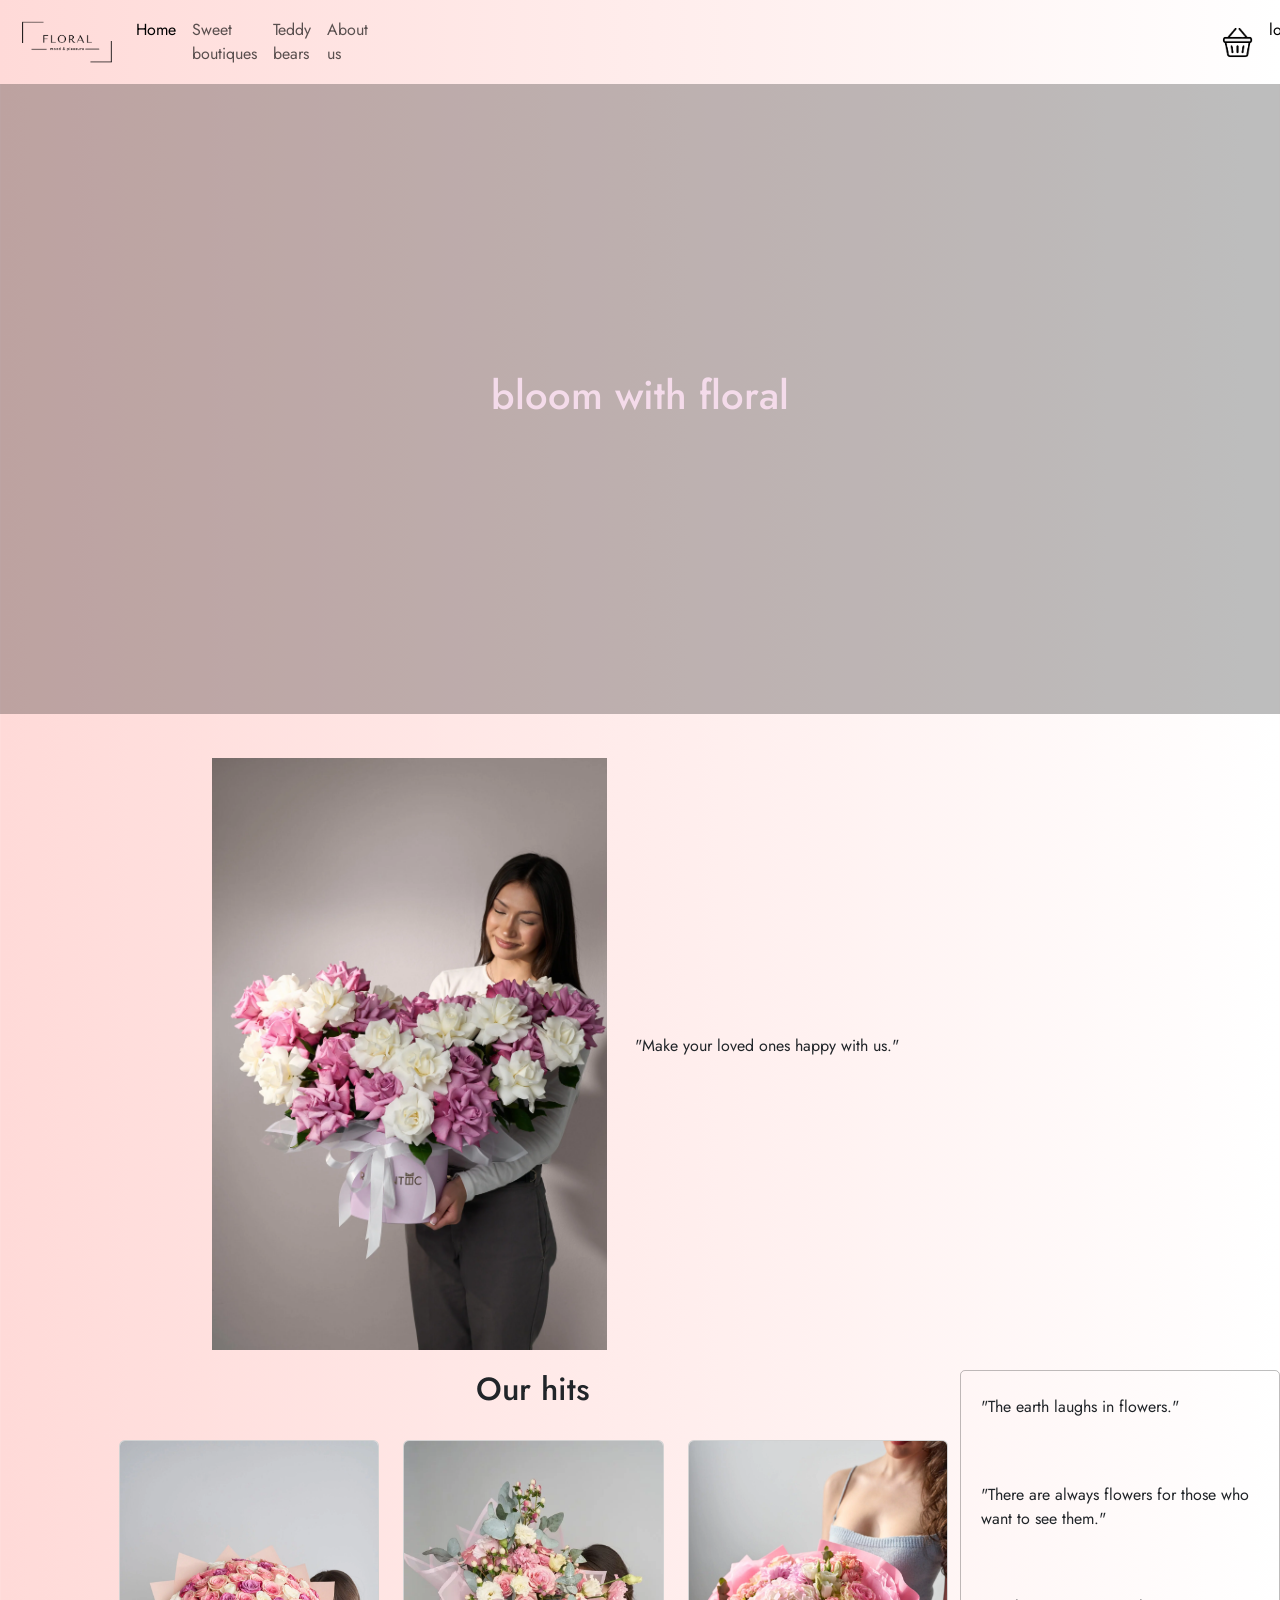
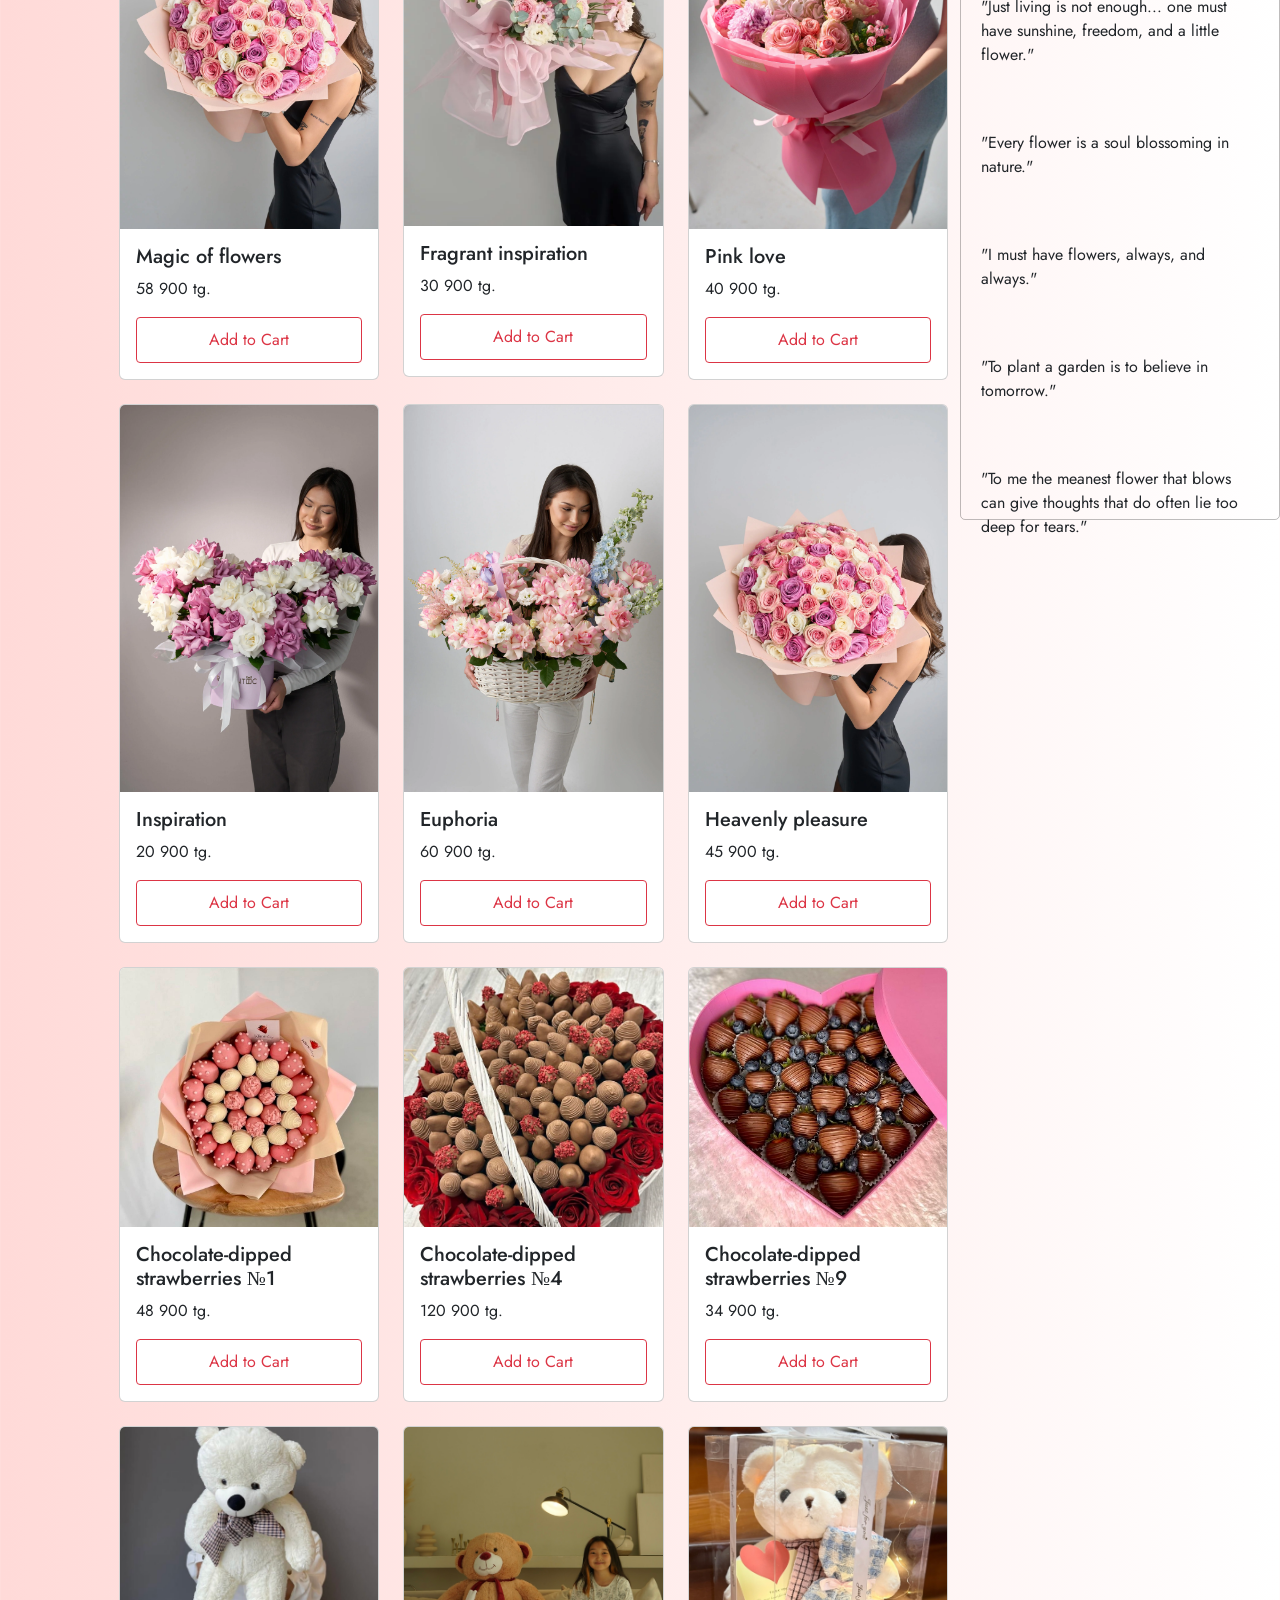
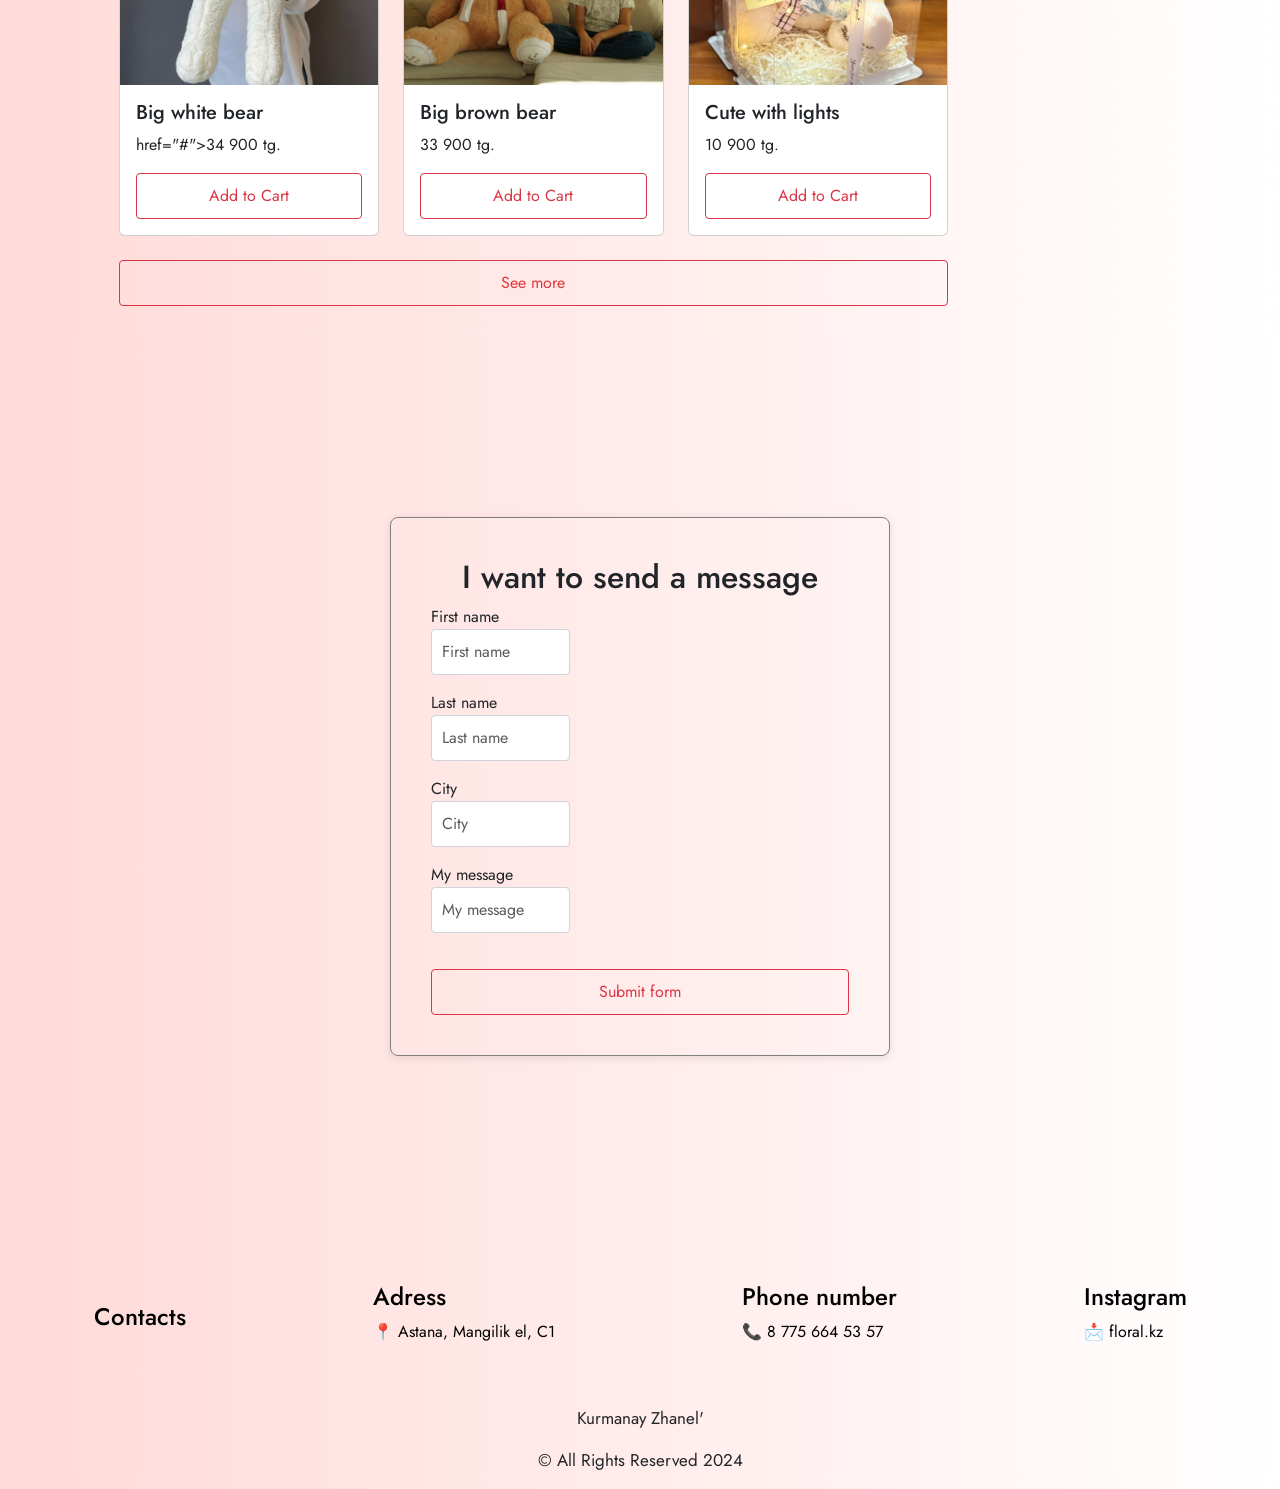
<file: ezyzip-5/index.html>
<!DOCTYPE html>
<html lang="en">

<head>
    <meta charset="UTF-8">
    <meta http-equiv="X-UA-Compatible" content="IE=edge">
    <meta name="viewport" content="width=device-width, initial-scale=1.0">
    <link href="https://cdn.jsdelivr.net/npm/bootstrap@5.2.3/dist/css/bootstrap.min.css" rel="stylesheet"
        integrity="sha384-rbsA2VBKQhggwzxH7pPCaAqO46MgnOM80zW1RWuH61DGLwZJEdK2Kadq2F9CUG65" crossorigin="anonymous">
    <link rel="stylesheet" href="source/styles/mycss.css">
    <link rel="stylesheet" href="source/styles/bgvideo.css">
    <link rel="apple-touch-icon" sizes="180x180" href="source/files/favicon_io/apple-touch-icon.png">
    <link rel="icon" type="image/png" sizes="32x32" href="source/files/favicon_io/favicon-32x32.png">
    <link rel="icon" type="image/png" sizes="16x16" href="source/files/favicon_io/favicon-16x16.png">
    <link rel="manifest" href="source/files/favicon_io/site.webmanifest">
    <title>FLORAL</title>
</head>

<body>
    <header>
        <nav class="navbar navbar-expand-lg bg-light">
            <div class="container-fluid">
                <a class="navbar-brand" href="index.html"><img src="source/images/flor.png" alt="..."></a>
                <button class="navbar-toggler" type="button" data-bs-toggle="collapse"
                    data-bs-target="#navbarNavAltMarkup" aria-controls="navbarNavAltMarkup" aria-expanded="false"
                    aria-label="Toggle navigation">
                    <span class="navbar-toggler-icon"></span>
                </button>
                <div class="collapse navbar-collapse" id="navbarNavAltMarkup">
                    <div class="navbar-nav">
                        <a class="nav-link active" aria-current="page" href="index.html">Home</a>
                        <a class="nav-link" href="pricing.html">Sweet boutiques</a>
                        <a class="nav-link" href="combos.html">Teddy bears</a>
                        <a class="nav-link" href="aboutus.html">About us</a>
                        <a class="nav-link" href="basket.html"><img src="source/images/basket.png"  alt="..."  class="basket-icon"></a>
                        <a class="nav-link active" href="login.html" style="margin-left: 23cm;">login</a>

            

                        
                    </div>
                </div>
            </div>
        </nav>
    </header>

    <section>
        
        <div class="bgvideo">
            <video src="source/files/floral.mp4" type="video/mp4" autoplay muted loop></video>
            <div class="effect"></div>
            <div class="video-text">
                <h1>bloom with floral</h1>
            </div>
        </div>



        
        <div class="container-fluid mt-4">
            <div class="row">
                <div class="row">
                    <div class="col-lg-4 col-md-4" style="margin-top: 20px; margin-left: 200px; margin-bottom: 20px;">
                        <img src="source/images/28071611.jpg" class="w-100" alt="">
                    </div>
                    <div class="col-lg-6 col-md-6 slide-text">
                        <p>"Make your loved ones happy with us."</p>
                    </div>
                </div>
                <div class="col-lg-1">
                </div>


                <div class="col-lg-8 col-md-12">
                    <h2 style="text-align: center; margin-top: 10 px;">Our hits</h2>
                    <div class="row">
                        <div class="col-lg-4 col-md-6 mt-4">
                            <div class="card">
                                <img src="source/images/12131295.jpg" class="card-img-top" alt="...">
                                <div class="card-body">
                                    <h5 class="card-title">Magic of flowers</h5>
                                    <p class="card-text">58 900 tg.</p>
                                    <button type="button" class="btn btn-outline-danger" onclick="addToCart(27,'Magic of flowers', 58900)" >Add to Cart </button>    
                                </div>
                            </div>
                        </div>
                        <div class="col-lg-4 col-md-6 mt-4">
                            <div class="card">
                                <img src="source/images/20549184.jpg" class="card-img-top" alt="...">
                                <div class="card-body">
                                    <h5 class="card-title">Fragrant inspiration</h5>
                                    <p class="card-text">30 900 tg.</p>
                                    <button type="button" class="btn btn-outline-danger" onclick="addToCart(28,'Fragrant inspiration', 30900)" >Add to Cart </button>    
                                </div>
                            </div>
                        </div>
                        <div class="col-lg-4 col-md-6 mt-4">
                            <div class="card">
                                <img src="source/images/24804206.jpg" class="card-img-top" alt="...">
                                <div class="card-body">
                                    <h5 class="card-title">Pink love</h5>
                                    <p class="card-text">40 900 tg.</p>
                                    <button type="button" class="btn btn-outline-danger" onclick="addToCart(29,'Pink love', 40900)" >Add to Cart </button>    
                                </div>
                            </div>
                        </div>
                        <div class="col-lg-4 col-md-6 mt-4">
                            <div class="card">
                                <img src="source/images/28071611.jpg" class="card-img-top" alt="...">
                                <div class="card-body">
                                    <h5 class="card-title">Inspiration</h5>
                                    <p class="card-text">20 900 tg.</p>
                                    <button type="button" class="btn btn-outline-danger" onclick="addToCart(30,'Inspiration', 20900)" >Add to Cart </button>    
                                </div>
                            </div>
                        </div>
                        <div class="col-lg-4 col-md-6 mt-4">
                            <div class="card">
                                <img src="source/images/99095295.jpg" class="card-img-top" alt="...">
                                <div class="card-body">
                                    <h5 class="card-title">Euphoria</h5>
                                    <p class="card-text">60 900 tg.</p>
                                    <button type="button" class="btn btn-outline-danger" onclick="addToCart(31,'Euphoria', 60900)" >Add to Cart </button>    
                                </div>
                            </div>
                        </div>
                        <div class="col-lg-4 col-md-6 mt-4">
                            <div class="card">
                                <img src="source/images/12131295.jpg" class="card-img-top" alt="...">
                                <div class="card-body">
                                    <h5 class="card-title">Heavenly pleasure</h5>
                                    <p class="card-text">45 900 tg.</p>
                                    <button type="button" class="btn btn-outline-danger" onclick="addToCart(32,'Heavenly pleasure', 45900)" >Add to Cart </button>    
                                </div>
                            </div>
                        </div>
                        <div class="col-lg-4 col-md-6 mt-4">
                            <div class="card">
                              <img src="source/images/img_1428-1 2.jpg" class="card-img-top" alt="...">
                              <div class="card-body">
                                <h5 class="card-title">Chocolate-dipped strawberries №1</h5>
                                <p class="card-text">48 900 tg.</p>
                                <button type="button" class="btn btn-outline-danger" onclick="addToCart(33,'Chocolate-dipped strawberries №1', 48900)" >Add to Cart </button>    
                                </div>
                            </div>
                          </div>
                          <div class="col-lg-4 col-md-6 mt-4">
                            <div class="card">
                              <img src="source/images/2629d3c4-e29a-442c-906c-af0c2714b197 2.jpg" class="card-img-top" alt="...">
                              <div class="card-body">
                                <h5 class="card-title">Chocolate-dipped strawberries №4</h5>
                                <p class="card-text">120 900 tg.</p>
                                <button type="button" class="btn btn-outline-danger" onclick="addToCart(34,'Chocolate-dipped strawberries №4', 120900)" >Add to Cart </button>    
                               </div>
                            </div>
                          </div>
                          <div class="col-lg-4 col-md-6 mt-4">
                            <div class="card">
                              <img src="source/images/img_1424-1 2.jpg" class="card-img-top" alt="...">
                              <div class="card-body">
                                <h5 class="card-title">Chocolate-dipped strawberries №9</h5>
                                <p class="card-text">34 900 tg.</p>
                                <button type="button" class="btn btn-outline-danger" onclick="addToCart(35,'Chocolate-dipped strawberries №9', 34900)" >Add to Cart </button>    
                              </div>
                            </div>
                          </div>
                          <div class="col-lg-4 col-md-6 mt-4">
                            <div class="card">
                              <img src="source/images/IMG_2944.jpg" class="card-img-top" alt="...">
                              <div class="card-body">
                                <h5 class="card-title">Big white bear</h5>
                                <p class="card-text">href="#">34 900 tg.</p>
                                <button type="button" class="btn btn-outline-danger" onclick="addToCart(36,'Big white bear', 34900)" >Add to Cart </button>    
                              </div>
                            </div>
                          </div>
                          <div class="col-lg-4 col-md-6 mt-4">
                            <div class="card">
                              <img src="source/images/IMG_2943.jpg" class="card-img-top" alt="...">
                              <div class="card-body">
                                <h5 class="card-title">Big brown bear</h5>
                                <p class="card-text">33 900 tg.</p>
                                <button type="button" class="btn btn-outline-danger" onclick="addToCart(27,'Magic of flowers', 58900)" >Add to Cart </button>    
                              </div>
                            </div>
                          </div>
                          <div class="col-lg-4 col-md-6 mt-4">
                            <div class="card">
                              <img src="source/images/IMG_2948.jpg" class="card-img-top" alt="...">
                              <div class="card-body">
                                <h5 class="card-title">Cute with lights</h5>
                                <p class="card-text">10 900 tg.</p>
                                <button type="button" class="btn btn-outline-danger" onclick="addToCart(27,'Magic of flowers', 58900)" >Add to Cart </button>    
                              </div>
                            </div>
                          </div>
                        <div class="col-lg-12 col-md-12 text-center mt-4">
                            <button type="button" class="btn btn-outline-danger"> <a href="pricing.html" style="text-decoration: none; color:rgb(224, 56, 56);">See more</a></button>
                          </div>
                    </div>
                </div>

                <div class="quotation col-lg-3 col-md-12">
                    <div class="row px-2">
                        <div class="col-lg-12 sidebar my-4">
                            <p>"The earth laughs in flowers."</p>
                        </div>
                        <div class="col-lg-12 sidebar my-4">
                            <p>"There are always flowers for those who want to see them."</p>
                        </div>
                        <div class="col-lg-12 sidebar my-4">
                            <p>"Just living is not enough... one must have sunshine, freedom, and a little flower."</p>
                        </div>
                        <div class="col-lg-12 sidebar my-4">
                            <p>"Every flower is a soul blossoming in nature."</p>
                        </div>
                        <div class="col-lg-12 sidebar my-4">
                            <p>"I must have flowers, always, and always."</p>
                        </div>
                        <div class="col-lg-12 sidebar my-4">
                            <p>"To plant a garden is to believe in tomorrow."</p>
                        </div>
                        <div class="col-lg-12 sidebar my-4">
                            <p>"To me the meanest flower that blows can give thoughts that do often lie too deep for tears."</p>
                        </div>
                    </div>
                </div>

            </div>


        </div>
    </section>

    <footer>
        <div class="centered-form">
            <div class="form-container">
                <h2 style="text-align: center;">I want to send a message</h2>
                <form class="needs-validation" novalidate onsubmit="return handleFormSubmit(event)">
                    <div class="form-row">
                        <div class="col-md-4 mb-3">
                            <label for="validationCustom01">First name</label>
                            <input type="text" class="form-control" id="validationCustom01" placeholder="First name" required>
                            <div class="valid-feedback">
                                Looks good!
                            </div>
                        </div>
                        <div class="col-md-4 mb-3">
                            <label for="validationCustom02">Last name</label>
                            <input type="text" class="form-control" id="validationCustom02" placeholder="Last name" required>
                            <div class="valid-feedback">
                                Looks good!
                            </div>
                        </div>
                    </div>
                    <div class="form-row">
                        <div class="col-md-4 mb-3">
                            <label for="validationCustom03">City</label>
                            <input type="text" class="form-control" id="validationCustom03" placeholder="City" required>
                            <div class="invalid-feedback">
                                Please provide a valid city.
                            </div>
                        </div>
                        <div class="col-md-4 mb-3">
                            <label for="validationCustom04">My message</label>
                            <input type="text" class="form-control" id="validationCustom04" placeholder="My message" required>
                            <div class="valid-feedback">
                                Looks good!
                            </div>
                        </div>
                    </div>
                    <button class="btn btn-outline-danger" type="submit" style="margin-top: 20px;">Submit form</button>
                </form>
            </div>
        </div>

        <div class="footer">
            <div class="text">
                <h4>Contacts</h4>
            </div>
            <div class="text">
                <h4>Adress</h4>
                <p>📍 Astana, Mangilik el, C1</p>
            </div>
            <div class="text">
                <h4>Phone number</h4>
                <p>📞 8 775 664 53 57</p>
            </div>
            <div class="text">
                <h4>Instagram</h4>
                <p>📩 floral.kz</p>
            </div>
        </div>
        
        <div class="texts">
            <p>Kurmanay Zhanel'</p>
            <p>© All Rights Reserved 2024</p>
        </div>
    </footer>

    
  



   <script src="index.ls"></script>



</body>

</html>
</file>
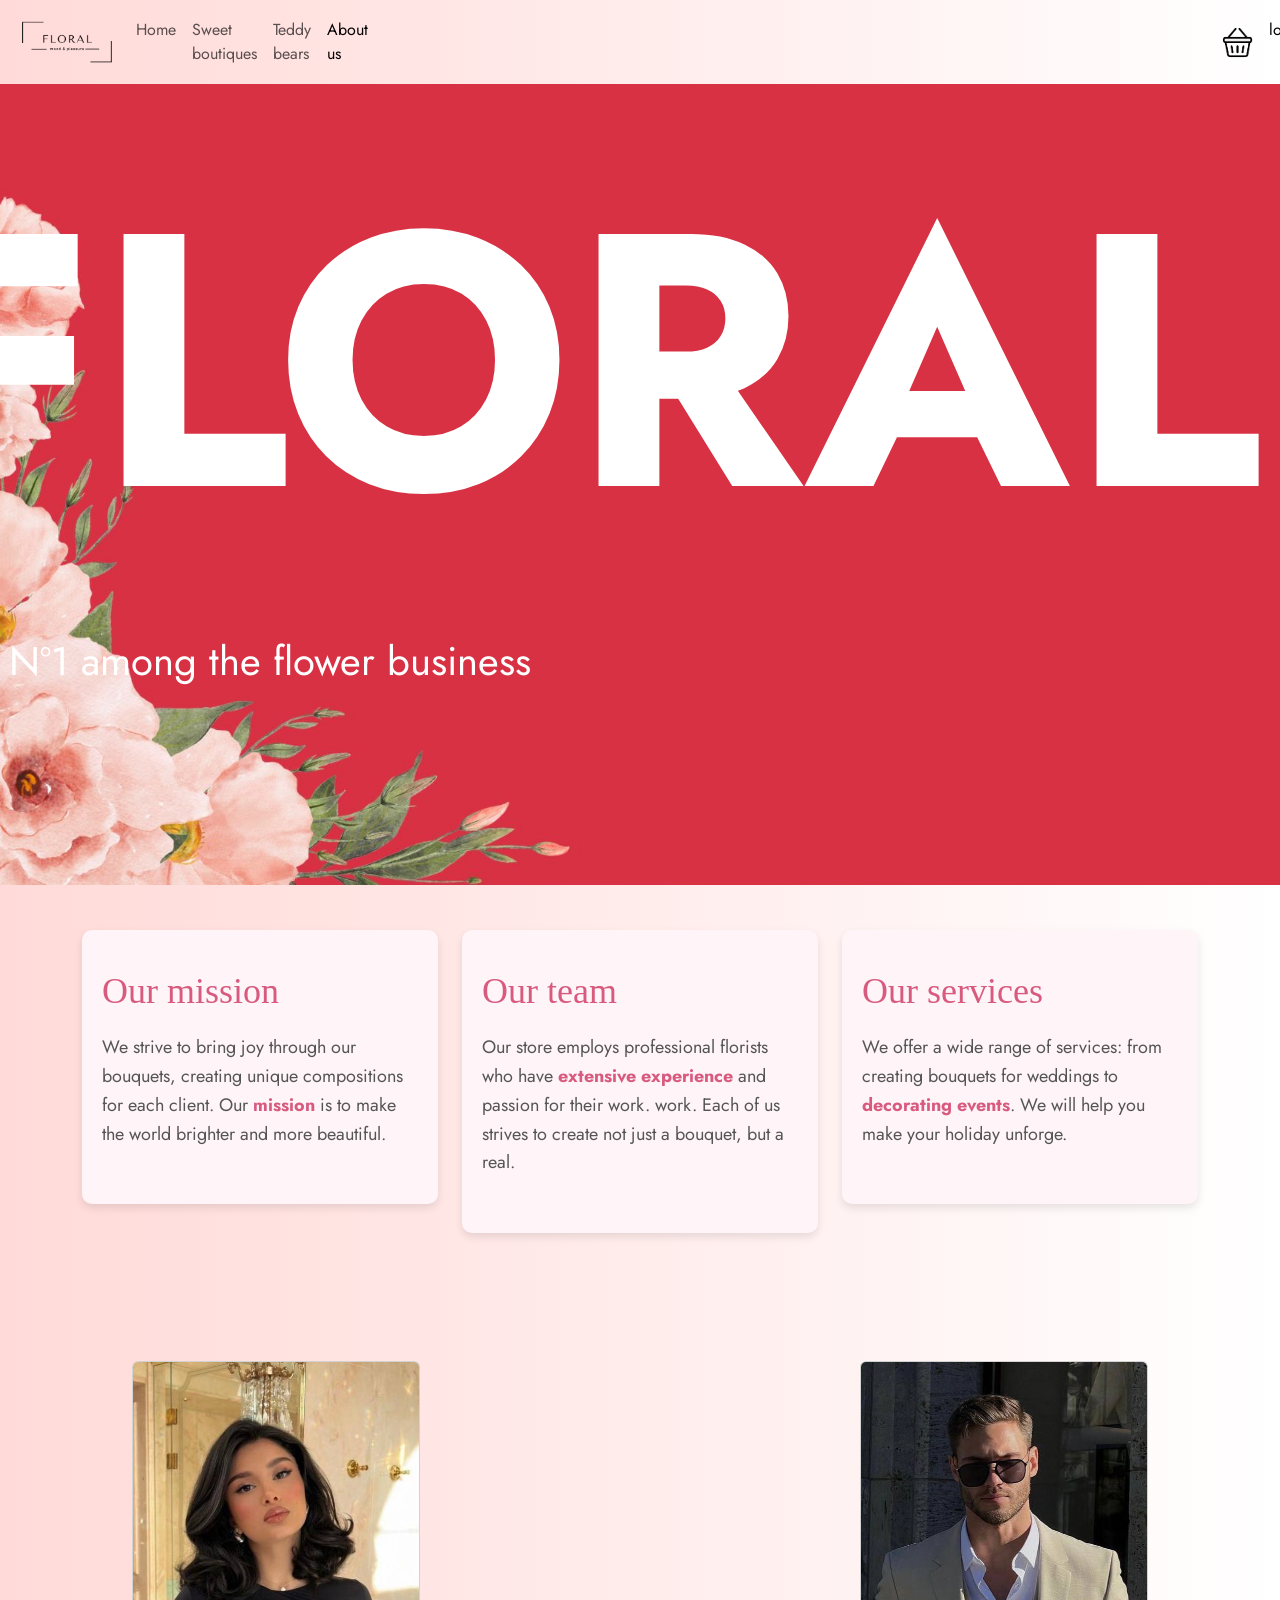
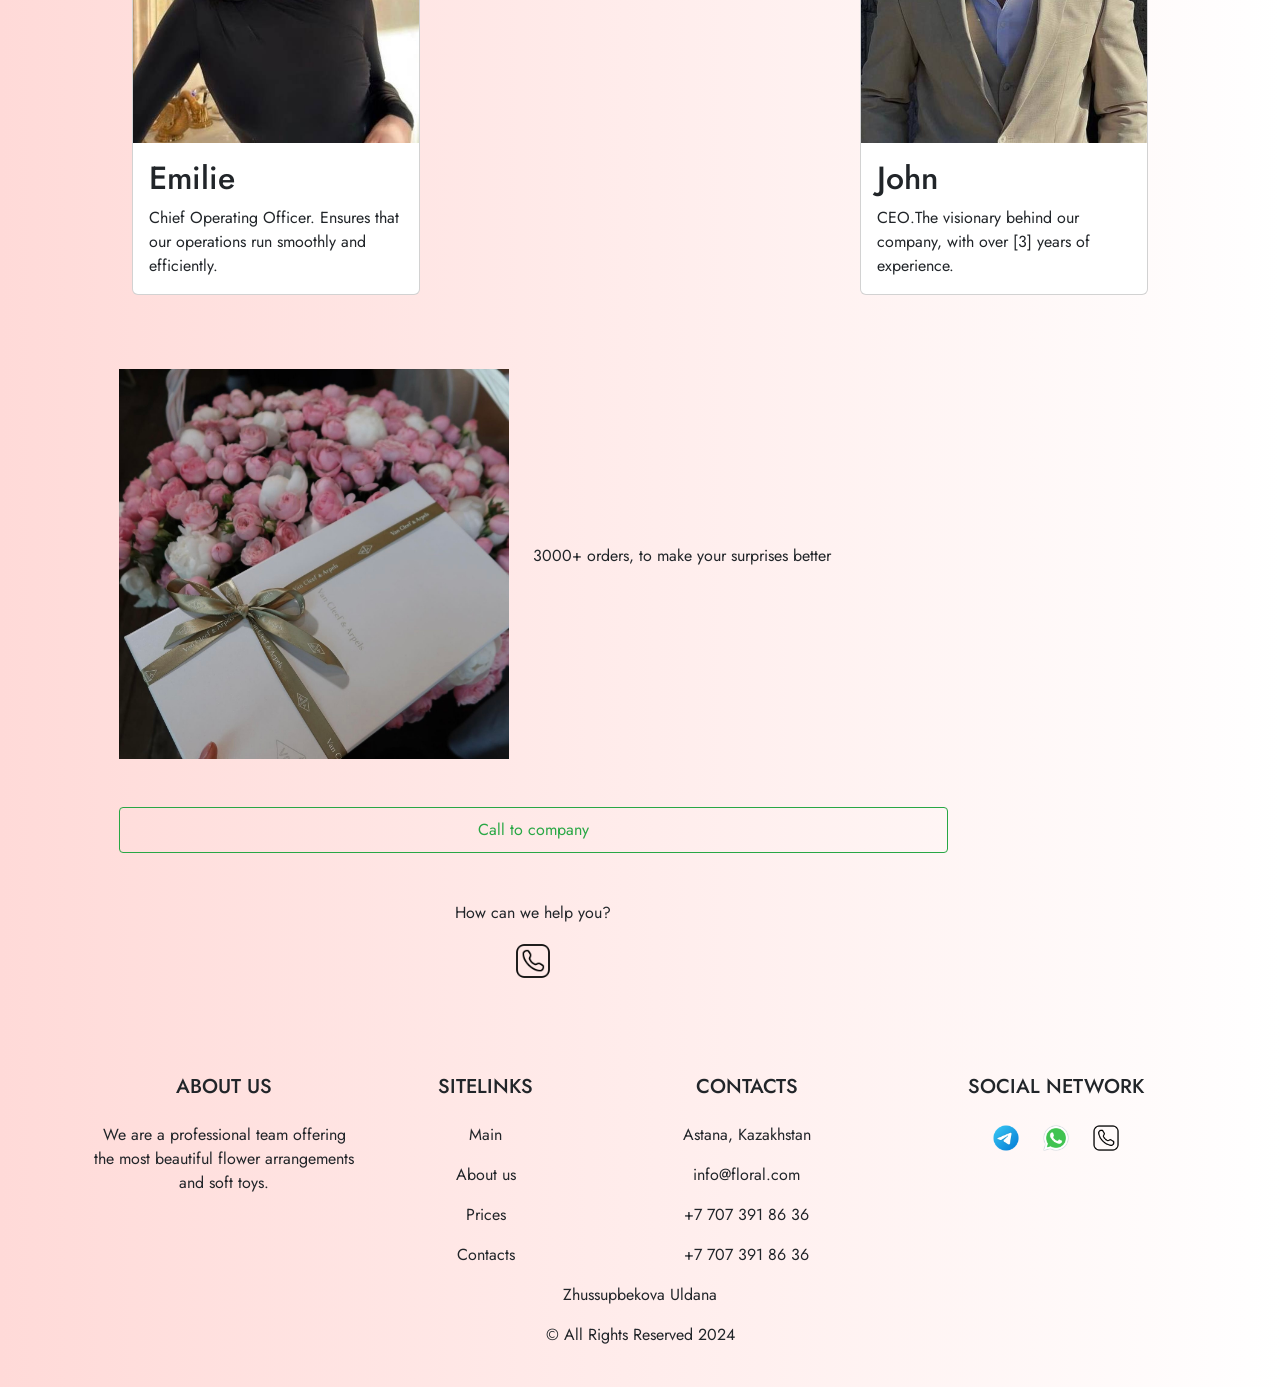
<file: ezyzip-5/aboutus.html>
<!DOCTYPE html>
<html lang="en">

<head>
  <meta charset="UTF-8">
  <meta http-equiv="X-UA-Compatible" content="IE=edge">
  <meta name="viewport" content="width=device-width, initial-scale=1.0">
  <link href="https://cdn.jsdelivr.net/npm/bootstrap@5.2.3/dist/css/bootstrap.min.css" rel="stylesheet"
    integrity="sha384-rbsA2VBKQhggwzxH7pPCaAqO46MgnOM80zW1RWuH61DGLwZJEdK2Kadq2F9CUG65" crossorigin="anonymous">
  <link rel="stylesheet" href="source/styles/mycss.css">
  <link rel="apple-touch-icon" sizes="180x180" href="source/files/favicon_io/apple-touch-icon.png">
  <link rel="icon" type="image/png" sizes="32x32" href="source/files/favicon_io/favicon-32x32.png">
  <link rel="icon" type="image/png" sizes="16x16" href="source/files/favicon_io/favicon-16x16.png">
  <link rel="manifest" href="source/files/favicon_io/site.webmanifest">
  <title>FLORAL</title>
</head>

<body>
  <header>
    <nav class="navbar navbar-expand-lg bg-light">
      <div class="container-fluid">
        <a class="navbar-brand" href="index.html"><img src="source/images/flor.png" alt=""></a>
        
        <div class="collapse navbar-collapse" id="navbarNavAltMarkup">
          <div class="navbar-nav">
            <a class="nav-link" aria-current="page" href="index.html">Home</a>
            <a class="nav-link" href="pricing.html">Sweet boutiques</a>
            <a class="nav-link" href="combos.html">Teddy bears</a>
            <a class="nav-link active" href="aboutus.html">About us</a>
             <a class="nav-link" href="basket.html"><img src="source/images/basket.png"  alt="..."  class="basket-icon"></a>
             <a class="nav-link active" href="login.html " style="margin-left: 23cm;">login</a>
          </div>
        </div>
      </div>
    </nav>
  </header>

  <section>
    <style>
      .img {
        height: 70vh;
        width: 100%;
        position: relative;
        display: flex;
        justify-content: center;
        align-items: center;
      }
      
      .img img {
         height: 89vh;
         width: 100%;
         position: absolute;
         top: 0;
         left: 0;
         object-fit: cover;
         z-index: 1;
        }
        .img-text {
    position: absolute;
    top: 50%;
    right: 20px; 
    transform: translateY(-50%); 
  }
        .img-text{
          z-index: 2;
          color: rgb(255, 255, 255);
        }

      .img-text h {
        font-size: 250px; 
        font-weight: bold; 
        color: #ffffff; 
      }
    </style>
    
    <div class="img">
      <img src="source/files/Дизайн без названия.jpg" type="img/jpg"></img>
      <div class="img-text">
        <h>FLORAL</h>
        <p class="fs-1">Brand Nº1 among the flower business</p>

        <style>
          .img-text h {
              font-size: 360px; 
          }
          
          .img-text p.fs-1 {
              font-size: 18px; 
          }
          
          @media (max-width: 768px) {
              .img-text h {
                  font-size: 100px; 
              }
          
              .img-text p.fs-1 {
                  font-size: 14px; 
              }
          }
          </style>
    
    
      </head>
      <body>
      </div>
    </div>

    <br> <br> <br> <br> <br> <br> <br> 


    <div class="container my-5">
      <div class="row">
        <div class="col-md-4">
          <div class="about-section">
            <h2>Our mission</h2>
            <p>
              We strive to bring joy through our bouquets, creating unique compositions for each client. Our <span class="highlight">mission</span> is to make the world brighter and more beautiful.       </p>
          </div>
        </div>
        <div class="col-md-4">
          <div class="about-section">
            <h2>Our team</h2>
            <p>
              Our store employs professional florists who have <span class="highlight">extensive experience</span> and passion for their work. work. Each of us strives to create not just a bouquet, but a real.
            </p>
          </div>
        </div>
        <div class="col-md-4">
          <div class="about-section">
            <h2>Our services</h2>
            <p>
              We offer a wide range of services: from creating bouquets for weddings to <span class="highlight">decorating events</span>. We will help you make your holiday unforge.
            </p>
          </div>
        </div>
      </div>
    </div>

    <style>
      .about-section {
        background-color: #fff5f8; 
        padding: 40px 20px;
        margin-bottom: 30px; 
        border-radius: 10px; 
        box-shadow: 0 4px 8px rgba(0, 0, 0, 0.1);
      }
    
      .about-section h2 {
        font-size: 36px; 
        color: #d85a7f; 
        font-family: 'Playfair Display', serif; 
        margin-bottom: 20px;
      }
    
      .about-section p {
        font-size: 18px; 
        color: #555;
        line-height: 1.6;
      }
    
      .about-section .highlight {
        color: #d85a7f; 
        font-weight: bold;
      }
    </style>

    <div class="container" style="display: flex; flex-wrap: wrap; justify-content: space-between;">
      <div class="card" style="width: 18rem; margin: 50px;"> 
        <img class="card-img-top" src="source/files/pi.jpg" alt="Card image cap">
        <div class="card-body">
          <h2 class="card-title">Emilie</h2>
          <p class="card-text">Chief Operating Officer.  Ensures that our operations run smoothly and efficiently.</p>
        </div>
      </div>
    
      <div class="card" style="width: 18rem; margin: 50px;"> 
        <img class="card-img-top" src="source/files/pi2.jpg" alt="Card image cap">
        <div class="card-body">
          <h2 class="card-title">John</h2>
          <p class="card-text">CEO.The visionary behind our company, with over [3] years of experience.</p>
        </div>
      </div>
    </div>
    

    <div class="container-fluid mt-4">
      <div class="row">
        <div class="col-lg-1">
        </div>

        <div class="col-lg-8 col-md-12">
          <div class="row">

            <div class="row">
              <div class="col-lg-6 col-md-6">
                <img src="source/images/IMG_2987.jpg" class="w-100" alt="">
              </div>
              <div class="col-lg-6 col-md-6 slide-text">
                <p>3000+ orders, to make your surprises better</p>
              </div>
            </div>

            <div class="col-lg-12 col-md-12 text-center mt-4">
              <a href="https://wa.me/77073918636" class="btn btn-outline-success btn-lg my-4">Call to company</a>
            </div>
            <div class="col-lg-12 col-md-12 text-center mt-4">
              <p>How can we help you?</p>
            </div>
            <div class="col-lg-12 col-md-12 text-center">
              <img class="call-anim" style="width: 40px; " src="source/files/icons8-телефон-50.png" alt="">
            </div>
            
          </div>
        </div>



      </div>


    </div>
  </section>

  <footer class="bg-dark text-dark pt-5 pb-4">
    <div class="container text-center text-md-left">
        <div class="row text-center text-md-left">
       
            <div class="col-md-3 col-lg-3 col-xl-3 mx-auto mt-3">
                <h5 class="text-uppercase mb-4 font-weight-bold">About us</h5>
                <p>
                  We are a professional team offering the most beautiful flower arrangements and soft toys. </p>
            </div>

           
            <div class="col-md-2 col-lg-2 col-xl-2 mx-auto mt-3">
                <h5 class="text-uppercase mb-4 font-weight-bold">Sitelinks</h5>
                <p><a href="#" class="text-dark" style="text-decoration: none;">Main</a></p>
                <p><a href="#" class="text-dark" style="text-decoration: none;">About us</a></p>
                <p><a href="#" class="text-dark" style="text-decoration: none;">Prices</a></p>
                <p><a href="#" class="text-dark" style="text-decoration: none;">Contacts</a></p>
            </div>

            <div class="col-md-4 col-lg-3 col-xl-3 mx-auto mt-3">
                <h5 class="text-uppercase mb-4 font-weight-bold">Contacts</h5>
                <p><i class="fas fa-home mr-3"></i> Astana, Kazakhstan</p>
                <p><i class="fas fa-envelope mr-3"></i> info@floral.com</p>
                <p><i class="fas fa-phone mr-3"></i> +7 707 391 86 36</p>
                <p><i class="fas fa-print mr-3"></i> +7 707 391 86 36</p>
            </div>

           
            <div class="col-md-3 col-lg-3 col-xl-3 mx-auto mt-3">
              <h5 class="text-uppercase mb-4 font-weight-bold">Social network</h5>
              <a href="https://t.me/+77073918636"><img src="source/files/icons8-телеграмма-app-48.png" alt="Telegram" style="width: 30px; margin-right: 15px;"></a>
              <a href="https://wa.me/77073918636"><img src="source/files/icons8-whatsapp-48.png" alt="WhatsApp" style="width: 30px; margin-right: 15px;"></a>
              <a href="https://wa.me/77073918636"><img src="source/files/icons8-телефон-50.png" alt="Phone" style="width: 30px;"></a>
          </div>
        </div>

        <div class="row">
            <div class="col-md-12 text-center">
              <p>Zhussupbekova Uldana</p>
              <p>© All Rights Reserved 2024</p>
            </div>
        </div>
    </div>
</footer>

<script src="index.ls"></script>

</body>

</html>
</file>
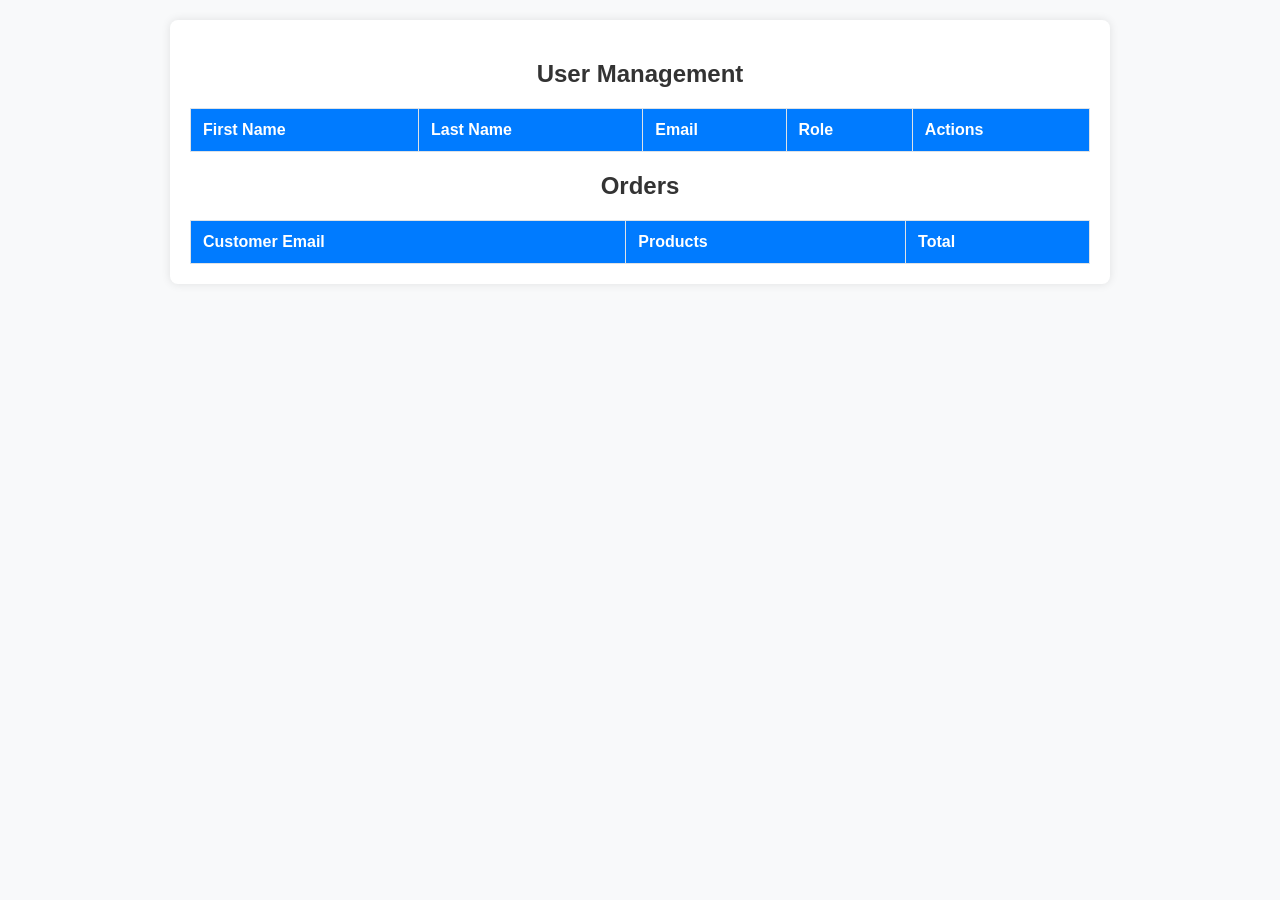
<file: ezyzip-5/admin.html>
<!DOCTYPE html>
<html lang="en">
<head>
    <meta charset="UTF-8">
    <meta name="viewport" content="width=device-width, initial-scale=1.0">
    <title>Admin Panel</title>
    <style>
        body {
            font-family: Arial, sans-serif;
            background-color: #f8f9fa;
            margin: 0;
            padding: 20px;
        }
        .container {
            max-width: 900px;
            margin: auto;
            padding: 20px;
            background-color: #ffffff;
            box-shadow: 0 0 10px rgba(0, 0, 0, 0.1);
            border-radius: 8px;
        }
        h2 {
            text-align: center;
            color: #333;
        }
        .user-info {
            text-align: right;
            margin-bottom: 10px;
            color: #007bff;
            font-weight: bold;
        }
        table {
            width: 100%;
            border-collapse: collapse;
            margin-top: 20px;
        }
        th, td {
            border: 1px solid #dee2e6;
            padding: 12px;
            text-align: left;
        }
        th {
            background-color: #007bff;
            color: white;
        }
        button {
            padding: 6px 12px;
            margin: 0 5px;
            cursor: pointer;
        }
        .edit-btn {
            background-color: #ffc107;
            color: white;
            border: none;
        }
        .delete-btn {
            background-color: #dc3545;
            color: white;
            border: none;
        }
    </style>
</head>
<body>
<div class="container">
    
    <h2>User Management</h2>
    <table id="userTable">
        <thead>
            <tr>
                <th>First Name</th>
                <th>Last Name</th>
                <th>Email</th>
                <th>Role</th>
                <th>Actions</th>
            </tr>
        </thead>
        <tbody>
            
        </tbody>
    </table>

    <h2>Orders</h2>
    <table id="orderTable">
        <thead>
            <tr>
                <th>Customer Email</th>
                <th>Products</th>
                <th>Total</th>
            </tr>
        </thead>
        <tbody>
            
        </tbody>
    </table>
</div>

<script>
    function loadUsers() {
        const usersTableBody = document.getElementById('userTable').getElementsByTagName('tbody')[0];
        usersTableBody.innerHTML = '';

        for (let i = 0; i < localStorage.length; i++) {
            const email = localStorage.key(i);
            const userData = JSON.parse(localStorage.getItem(email));

            if (userData && userData.firstName && userData.lastName && userData.role) {
                const row = usersTableBody.insertRow();
                row.insertCell(0).textContent = userData.firstName;
                row.insertCell(1).textContent = userData.lastName;
                row.insertCell(2).textContent = userData.email;
                row.insertCell(3).textContent = userData.role;

                const actionCell = row.insertCell(4);
                const editButton = document.createElement('button');
                editButton.textContent = 'Edit';
                editButton.className = 'edit-btn';
                editButton.onclick = () => editUser(email); 

                const deleteButton = document.createElement('button');
                deleteButton.textContent = 'Delete';
                deleteButton.className = 'delete-btn';
                deleteButton.onclick = () => deleteUser(email); 

                actionCell.appendChild(editButton);
                actionCell.appendChild(deleteButton);
            }
        }
    }

    function loadOrders() {
        const orderTableBody = document.getElementById('orderTable').getElementsByTagName('tbody')[0];
        orderTableBody.innerHTML = '';

        const orders = JSON.parse(localStorage.getItem('orders')) || [];
        orders.forEach(order => {
            const row = orderTableBody.insertRow();
            row.insertCell(0).textContent = order.email;
            row.insertCell(1).textContent = order.items.join(', '); 
            row.insertCell(2).textContent = order.total + ' KZT'; 
        });
    }

    function editUser(email) {
        const userData = JSON.parse(localStorage.getItem(email));
        const newRole = prompt("Enter new role:", userData.role);
        
        if (newRole) {
            userData.role = newRole; 
            localStorage.setItem(email, JSON.stringify(userData)); 
            loadUsers(); 
        }
    }

    function deleteUser(email) {
        if (confirm("Are you sure you want to delete this user?")) {
            localStorage.removeItem(email); 
            loadUsers(); 
        }
    }

    window.onload = () => {
        
        loadUsers();
        loadOrders();
    };
</script>

</body>
</html>
</file>
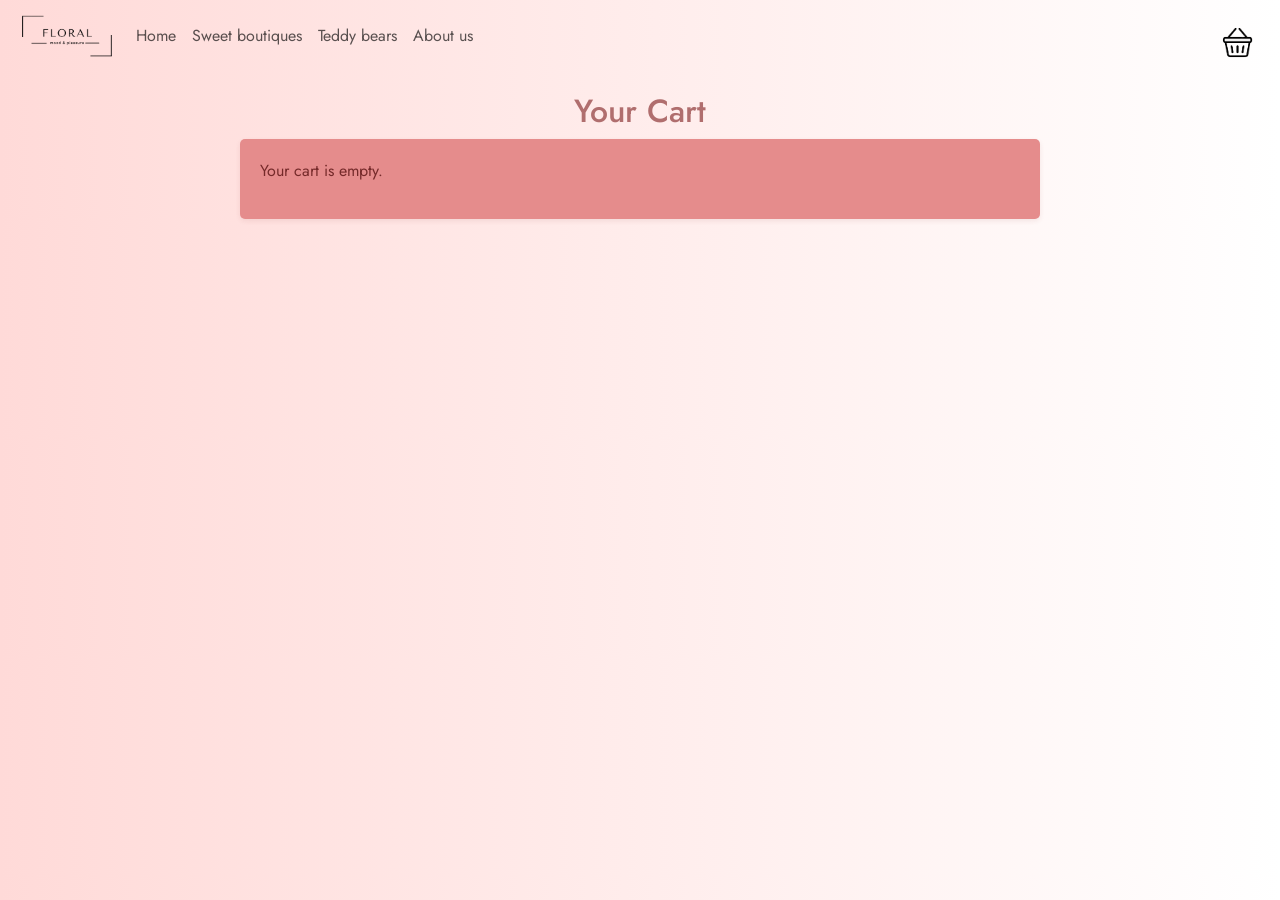
<file: ezyzip-5/basket.html>
<!DOCTYPE html>
<html lang="en">

<head>
    <meta charset="UTF-8">
    <meta http-equiv="X-UA-Compatible" content="IE=edge">
    <meta name="viewport" content="width=device-width, initial-scale=1.0">
    <link href="https://cdn.jsdelivr.net/npm/bootstrap@5.2.3/dist/css/bootstrap.min.css" rel="stylesheet"
        integrity="sha384-rbsA2VBKQhggwzxH7pPCaAqO46MgnOM80zW1RWuH61DGLwZJEdK2Kadq2F9CUG65" crossorigin="anonymous">
    <link rel="stylesheet" href="source/styles/mycss.css">
    <link rel="stylesheet" href="source/styles/bgvideo.css">
    <link rel="apple-touch-icon" sizes="180x180" href="source/files/favicon_io/apple-touch-icon.png">
    <link rel="icon" type="image/png" sizes="32x32" href="source/files/favicon_io/favicon-32x32.png">
    <link rel="icon" type="image/png" sizes="16x16" href="source/files/favicon_io/favicon-16x16.png">
    <link rel="manifest" href="source/files/favicon_io/site.webmanifest">
    <title>FLORAL</title>
    <style>
        body {
            font-family: Jost, serif;
            background-color: #f9f9f9;
            color: #752a2a;
            margin: 0;
            padding: 0;
        }

        header h1 {
            margin: 0;
        }

        h2 {
            text-align: center;
            margin-top: 20px;
            color: #b06e6e;
        }

        #cartContainer {
            padding: 20px;
            max-width: 800px;
            margin: 0 auto;
            background-color: #e58c8c;
            border-radius: 5px;
            box-shadow: 0 2px 5px rgba(151, 62, 62, 0.1);
        }

        ul {
            list-style-type: none;
            padding: 0;
        }

        li {
            background-color: #ffffff;
            margin: 10px 0;
            padding: 10px;
            border-radius: 5px;
            display: flex;
            justify-content: space-between;
            align-items: center;
        }

        .button-container {
            display: flex;
            gap: 10px;
            margin-top: 10px;
        }

        .remove-btn,
        .clear-btn,
        .pay-btn {
            background-color: #a84343;
            color: white;
            border: none;
            padding: 10px 15px;
            border-radius: 5px;
            cursor: pointer;
            font-size: 1em;
        }

        .remove-btn:hover,
        .clear-btn:hover,
        .pay-btn:hover {
            background-color: #860808;
        }
    </style>
</head>

<body>
    <header>
        <nav class="navbar navbar-expand-lg bg-light">
            <div class="container-fluid">
                <a class="navbar-brand" href="index.html"><img src="source/images/flor.png" alt="..."></a>
                <button class="navbar-toggler" type="button" data-bs-toggle="collapse"
                    data-bs-target="#navbarNavAltMarkup" aria-controls="navbarNavAltMarkup" aria-expanded="false"
                    aria-label="Toggle navigation">
                    <span class="navbar-toggler-icon"></span>
                </button>
                <div class="collapse navbar-collapse" id="navbarNavAltMarkup">
                    <div class="navbar-nav">
                        <a class="nav-link" aria-current="page" href="index.html">Home</a>
                        <a class="nav-link" href="pricing.html">Sweet boutiques</a>
                        <a class="nav-link" href="combos.html">Teddy bears</a>
                        <a class="nav-link" href="aboutus.html">About us</a>
                        <a class="nav-link active" href="basket.html"><img src="source/images/basket.png" alt="..."
                                class="basket-icon"></a>
                    </div>
                </div>
            </div>
        </nav>
    </header>

    <section>
        <h2>Your Cart</h2>
        <div id="cartContainer"></div>

        <script>
            function displayCart() {
                let cart = JSON.parse(localStorage.getItem("cart")) || [];
                let cartContainer = document.getElementById("cartContainer");
                let total = 0;

                if (cart.length === 0) {
                    cartContainer.innerHTML = "<p>Your cart is empty.</p>";
                    return;
                }

                let cartHTML = "<ul>";
                cart.forEach((item, index) => {
                    cartHTML += `<li>${item.name} - $${item.price} x ${item.quantity || 1}
                                  <button class="remove-btn" onclick="removeFromCart(${index})">Remove</button>
                                  </li>`;
                    total += item.price * (item.quantity || 1);
                });
                cartHTML += "</ul>";
                cartHTML += `<p class="total">Total: $${total.toFixed(2)}</p>`;

                cartHTML += `
                    <div class="button-container">
                        <button class="clear-btn" onclick="clearCart()">Clear Cart</button>
                        <button class="pay-btn" onclick="goToPayPage()">Pay</button>
                    </div>`;

                cartContainer.innerHTML = cartHTML;
            }

            function removeFromCart(index) {
                let cart = JSON.parse(localStorage.getItem("cart")) || [];
                cart.splice(index, 1);
                localStorage.setItem("cart", JSON.stringify(cart));
                displayCart();
            }

            function clearCart() {
                localStorage.removeItem("cart");
                displayCart();
            }

            function goToPayPage() {
                let cart = JSON.parse(localStorage.getItem("cart")) || [];
                if (cart.length > 0) {
                    localStorage.setItem("cart", JSON.stringify(cart));
                    window.location.href = "pay.html"; 
                } else {
                    alert("Your cart is empty!");
                }
            }

            displayCart();
        </script>
    </section>
</body>

</html>
</file>
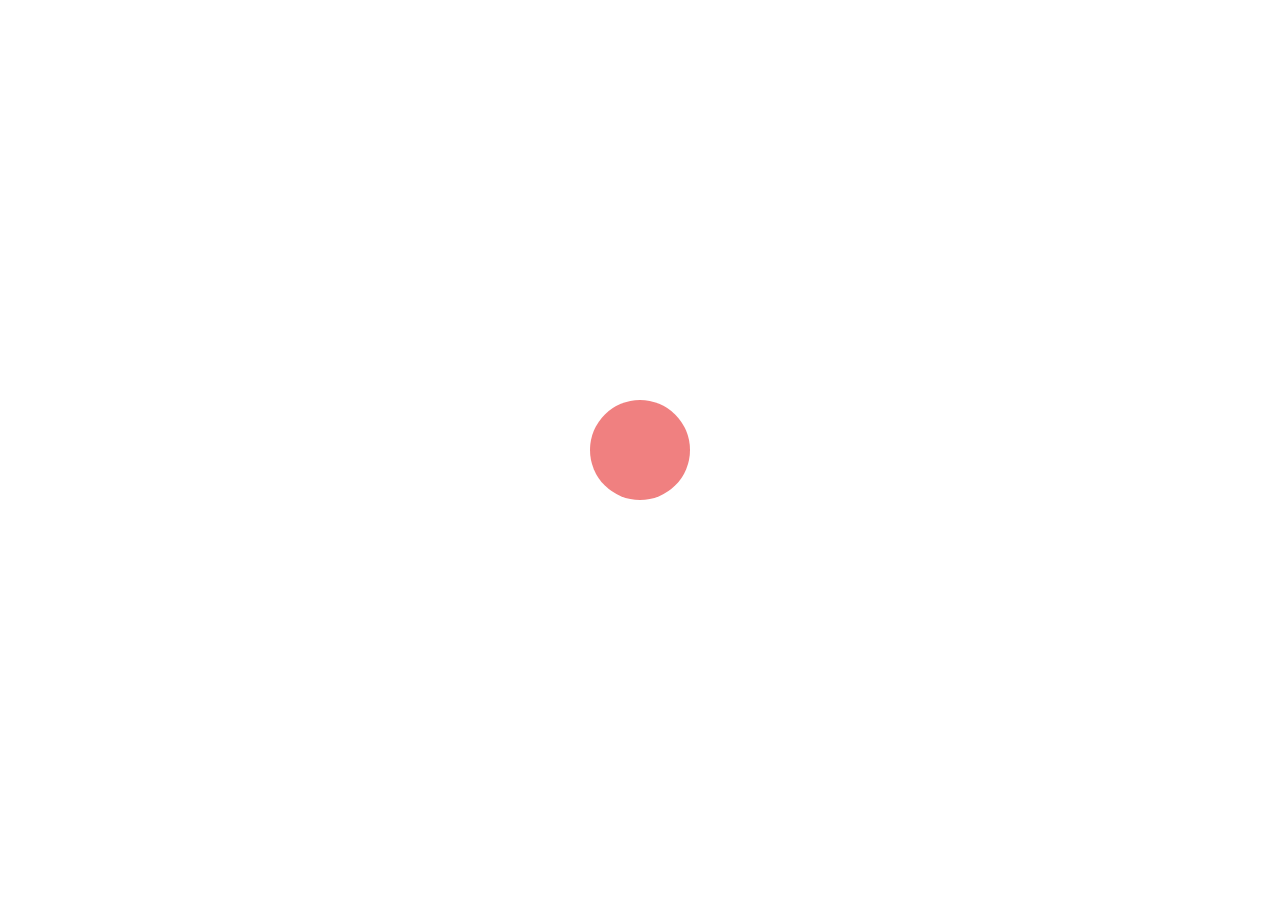
<file: ezyzip-5/c.html>
<!DOCTYPE html>
<html lang="en">
<head>
    <meta charset="UTF-8">
    <meta name="viewport" content="width=device-width, initial-scale=1.0">
    <title>Circle</title>
</head>
<body>
    <script>
        
        const circle = document.createElement('div');
        
       
        circle.style.width = '100px'; 
        circle.style.height = '100px'; 
        circle.style.backgroundColor = 'lightcoral'; 
        circle.style.borderRadius = '50%'; 
        circle.style.transition = 'all 0.3s'; 
        circle.style.position = 'absolute'; 
        circle.style.top = '50%'; 
        circle.style.left = '50%'; 
        circle.style.transform = 'translate(-50%, -50%)'; 

       
        document.body.appendChild(circle);

        circle.addEventListener('mouseenter', () => {
            circle.style.width = '150px';  
            circle.style.height = '150px'; 
        });

        
        circle.addEventListener('mouseleave', () => {
            circle.style.width = '100px';  
            circle.style.height = '100px'; 
        });
    </script>
</body>
</html>
</file>
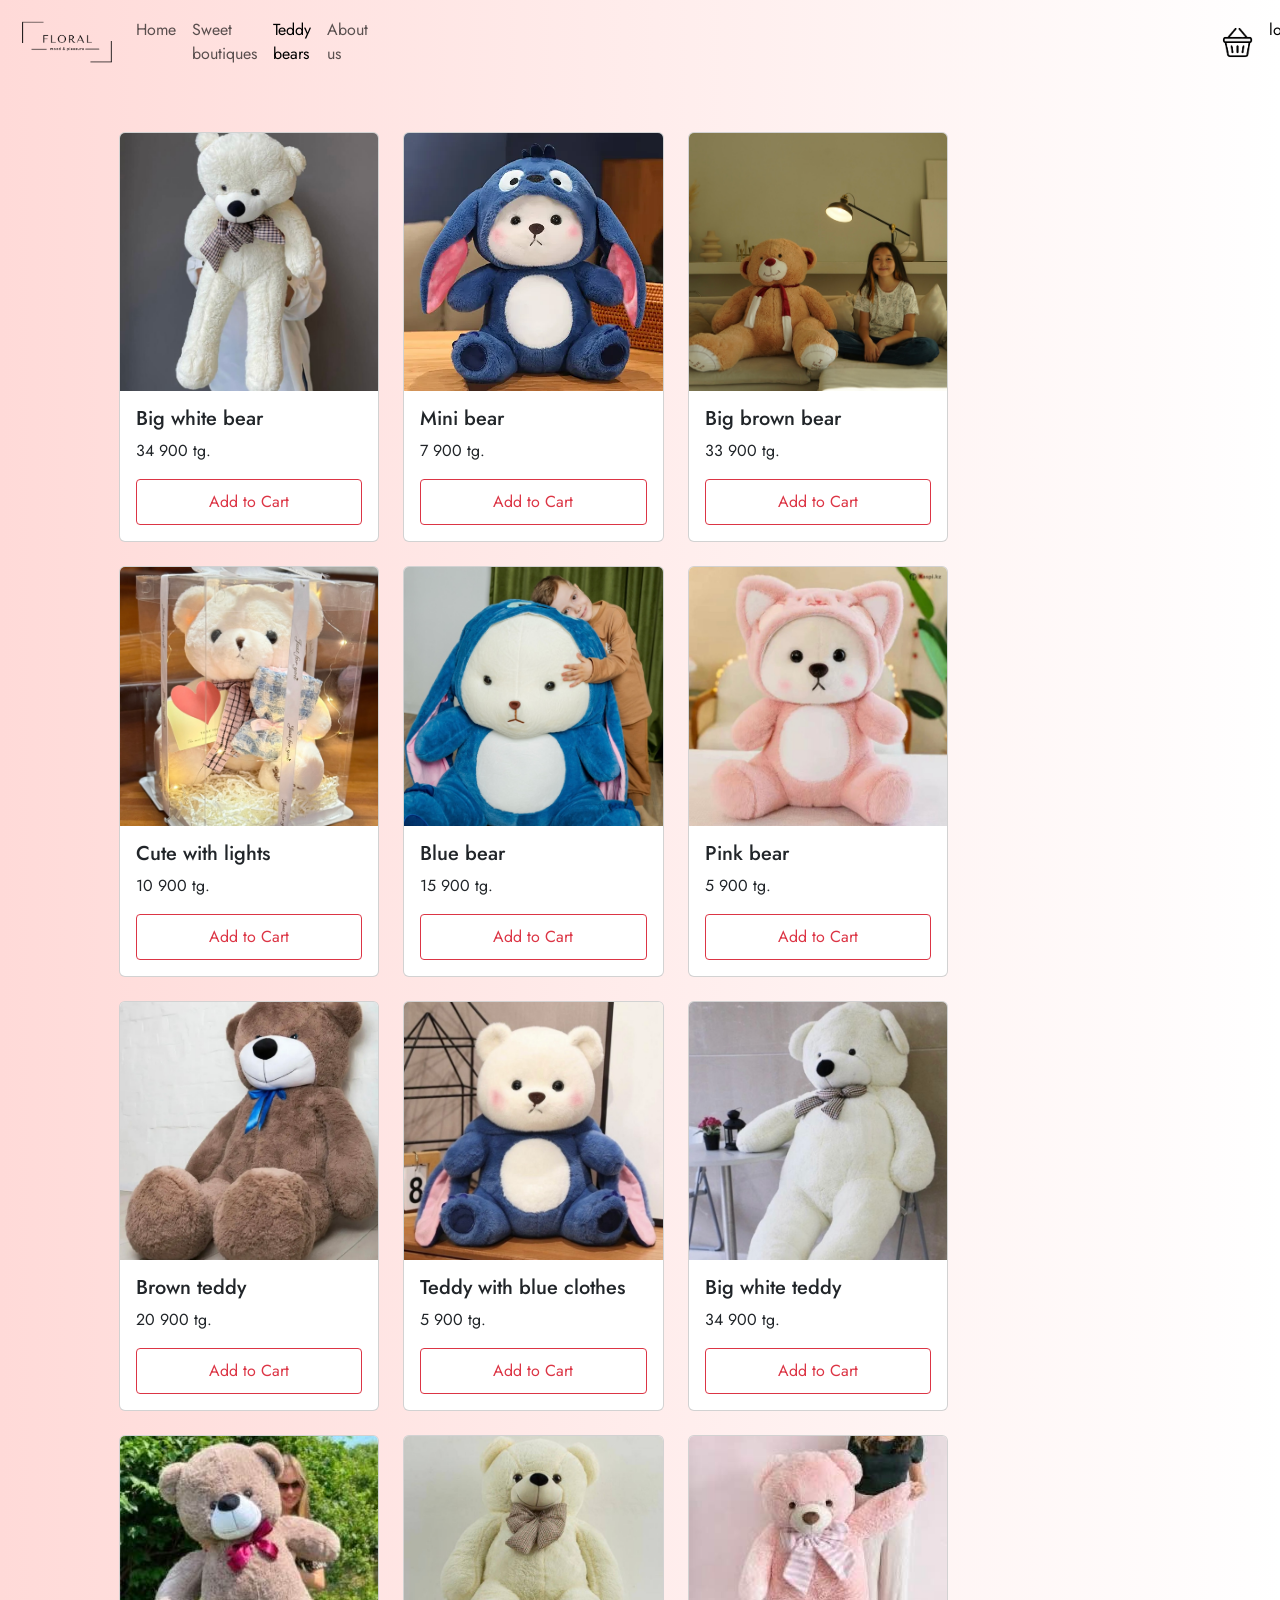
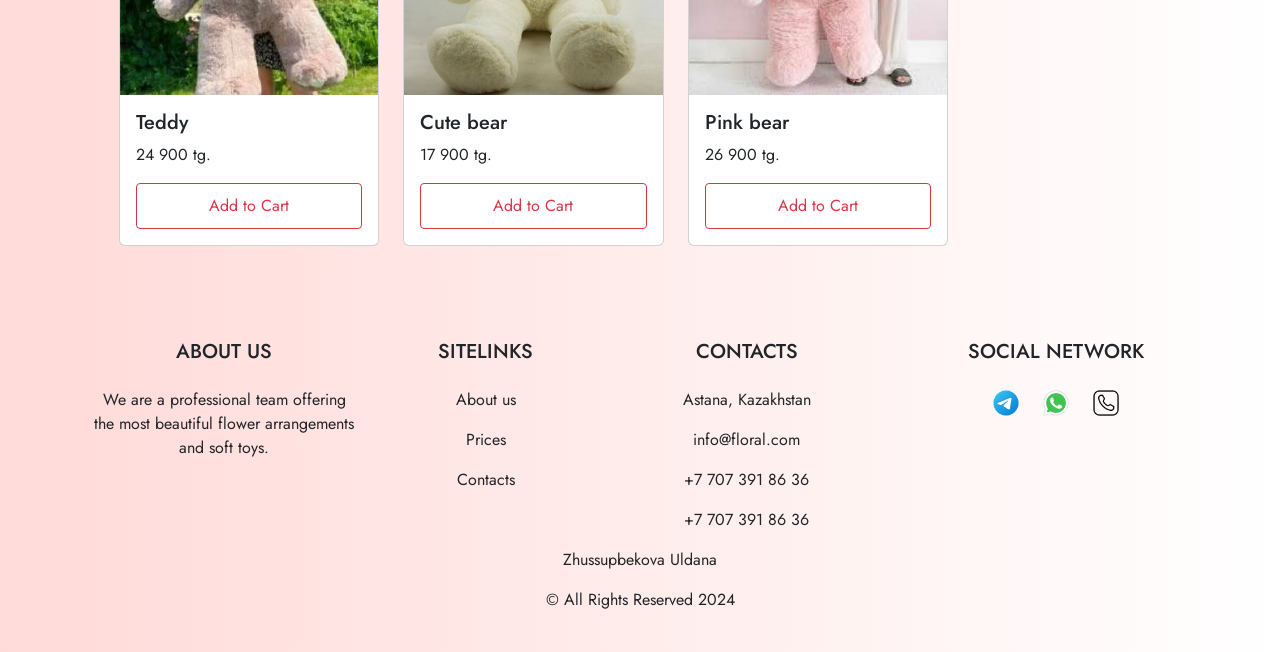
<file: ezyzip-5/combos.html>
<!DOCTYPE html>
<html lang="en">

<head>
  <meta charset="UTF-8">
  <meta http-equiv="X-UA-Compatible" content="IE=edge">
  <meta name="viewport" content="width=device-width, initial-scale=1.0">
  <link href="https://cdn.jsdelivr.net/npm/bootstrap@5.2.3/dist/css/bootstrap.min.css" rel="stylesheet"
    integrity="sha384-rbsA2VBKQhggwzxH7pPCaAqO46MgnOM80zW1RWuH61DGLwZJEdK2Kadq2F9CUG65" crossorigin="anonymous">
  <link rel="stylesheet" href="source/styles/mycss.css">

  <link rel="apple-touch-icon" sizes="180x180" href="source/files/favicon_io/apple-touch-icon.png">
  <link rel="icon" type="image/png" sizes="32x32" href="source/files/favicon_io/favicon-32x32.png">
  <link rel="icon" type="image/png" sizes="16x16" href="source/files/favicon_io/favicon-16x16.png">
  <link rel="manifest" href="source/files/favicon_io/site.webmanifest">
  <title>FLORAL</title>
</head>

<body>
  <header>
    <nav class="navbar navbar-expand-lg bg-light">
      <div class="container-fluid">
        <a class="navbar-brand" href="index.html"><img src="source/images/flor.png" alt=" "></a>
        <div class="collapse navbar-collapse" id="navbarNavAltMarkup">
          <div class="navbar-nav">
            <a class="nav-link" aria-current="page" href="index.html">Home</a>
            <a class="nav-link" href="pricing.html">Sweet boutiques</a>
            <a class="nav-link active" href="combos.html">Teddy bears</a>
            <a class="nav-link" href="aboutus.html">About us</a>
            <a class="nav-link" href="basket.html"><img src="source/images/basket.png"  alt="..."  class="basket-icon"></a>
            <a class="nav-link active" href="login.html" style="margin-left: 23cm;">login</a>
          </div>
        </div>
      </div>
    </nav>
  </header>

  <section>

    <div class="container-fluid mt-4">
      <div class="row">
        <div class="col-lg-1">
        </div>

        <div class="col-lg-8 col-md-12">
          <div class="row">
            <div class="col-lg-4 col-md-6 mt-4">
              <div class="card">
                <img src="source/images/IMG_2944.jpg" class="card-img-top" alt="">
                <div class="card-body">
                  <h5 class="card-title">Big white bear</h5>
                  <p class="card-text">34 900 tg.</p>
                   <button type="button" class="btn btn-outline-danger" onclick="addToCart(16,'Big white bear', 34900)" >Add to Cart </button>
                </div>
              </div>
            </div>
            <div class="col-lg-4 col-md-6 mt-4">
              <div class="card">
                <img src="source/images/IMG_2941.WEBP" class="card-img-top" alt="">
                <div class="card-body">
                  <h5 class="card-title">Mini bear</h5>
                  <p class="card-text">7 900 tg.</p>
                  <button type="button" class="btn btn-outline-danger" onclick="addToCart(17,'Mini bear', 7900)" >Add to Cart </button>
                </div>
              </div>
            </div>
            <div class="col-lg-4 col-md-6 mt-4">
              <div class="card">
                <img src="source/images/IMG_2943.jpg" class="card-img-top" alt=" ">
                <div class="card-body">
                  <h5 class="card-title">Big brown bear</h5>
                  <p class="card-text">33 900 tg.</p>
                  <button type="button" class="btn btn-outline-danger" onclick="addToCart(18,'Big brown bear', 33900)" >Add to Cart </button>
                </div>
              </div>
            </div>
            <div class="col-lg-4 col-md-6 mt-4">
              <div class="card">
                <img src="source/images/IMG_2948.jpg" class="card-img-top" alt=" ">
                <div class="card-body">
                  <h5 class="card-title">Cute with lights</h5>
                  <p class="card-text">10 900 tg.</p>
                  <button type="button" class="btn btn-outline-danger" onclick="addToCart(19,'Cute with lights', 10900)" >Add to Cart </button>
                </div>
              </div>
            </div>
            <div class="col-lg-4 col-md-6 mt-4">
              <div class="card">
                <img src="source/images/IMG_2946.jpg" class="card-img-top" alt=" ">
                <div class="card-body">
                  <h5 class="card-title">Blue bear</h5>
                  <p class="card-text">15 900 tg.</p>
                  <button type="button" class="btn btn-outline-danger" onclick="addToCart(20,'Blue bear', 15900)" >Add to Cart </button>
                </div>
              </div>
            </div>
            <div class="col-lg-4 col-md-6 mt-4">
              <div class="card">
                <img src="source/images/IMG_2949.jpg" class="card-img-top" alt=" ">
                <div class="card-body">
                  <h5 class="card-title">Pink bear</h5>
                  <p class="card-text">5 900 tg.</p>
                  <button type="button" class="btn btn-outline-danger" onclick="addToCart(21,'Pink bear', 5900)" >Add to Cart </button>
                </div>
              </div>
            </div>
            <div class="col-lg-4 col-md-6 mt-4">
              <div class="card">
                <img src="source/images/IMG_2945.jpg" class="card-img-top" alt=" ">
                <div class="card-body">
                  <h5 class="card-title">Brown teddy</h5>
                  <p class="card-text">20 900 tg.</p>
                  <button type="button" class="btn btn-outline-danger" onclick="addToCart(22,'Brown teddy', 20900)" >Add to Cart </button>
                </div>
              </div>
            </div>
            <div class="col-lg-4 col-md-6 mt-4">
              <div class="card">
                <img src="source/images/IMG_2947.jpg" class="card-img-top" alt=" ">
                <div class="card-body">
                  <h5 class="card-title">Teddy with blue clothes</h5>
                  <p class="card-text">5 900 tg.</p>
                  <button type="button" class="btn btn-outline-danger" onclick="addToCart(23,'Teddy with blue clothes', 5900)" >Add to Cart </button>
                </div>
              </div>
            </div>
            <div class="col-lg-4 col-md-6 mt-4">
              <div class="card">
                <img src="source/images/IMG_2942.jpg" class="card-img-top" alt=" ">
                <div class="card-body">
                  <h5 class="card-title">Big white teddy</h5>
                  <p class="card-text">34 900 tg.</p>
                  <button type="button" class="btn btn-outline-danger" onclick="addToCart(24,'Big white teddy', 34900)" >Add to Cart </button>
                </div>
              </div>
            </div>
            <div class="col-lg-4 col-md-6 mt-4">
              <div class="card">
                <img src="source/images/te.jpg" class="card-img-top" alt=" ">
                <div class="card-body">
                  <h5 class="card-title">Teddy</h5>
                  <p class="card-text">24 900 tg.</p>
                  <button type="button" class="btn btn-outline-danger" onclick="addToCart(25,'Teddy', 24900)" >Add to Cart </button>
                </div>
              </div>
            </div>
            <div class="col-lg-4 col-md-6 mt-4">
              <div class="card">
                <img src="source/images/te2.jpg" class="card-img-top" alt=" ">
                <div class="card-body">
                  <h5 class="card-title">Cute bear</h5>
                  <p class="card-text">17 900 tg.</p>
                  <button type="button" class="btn btn-outline-danger" onclick="addToCart(26,'Cute bear', 17900)" >Add to Cart </button>
                </div>
              </div>
            </div>
            <div class="col-lg-4 col-md-6 mt-4">
              <div class="card">
                <img src="source/images/te3.jpg" class="card-img-top" alt=" ">
                <div class="card-body">
                  <h5 class="card-title">Pink bear</h5>
                  <p class="card-text">26 900 tg.</p>
                  <button type="button" class="btn btn-outline-danger" onclick="addToCart(27,'Pink bear', 26900)" >Add to Cart </button>
                </div>
              </div>
            </div>
            
            
          </div>
        </div>


      </div>


    </div>
  </section>

  <footer class="bg-dark text-dark pt-5 pb-4">
    <div class="container text-center text-md-left">
        <div class="row text-center text-md-left">
       
            <div class="col-md-3 col-lg-3 col-xl-3 mx-auto mt-3">
                <h5 class="text-uppercase mb-4 font-weight-bold">About us</h5>
                <p>
                  We are a professional team offering the most beautiful flower arrangements and soft toys. </p>
            </div>

           
            <div class="col-md-2 col-lg-2 col-xl-2 mx-auto mt-3">
                <h5 class="text-uppercase mb-4 font-weight-bold">Sitelinks</h5>
                <p><a href="#" class="text-dark" style="text-decoration: none;">About us</a></p>
                <p><a href="#" class="text-dark" style="text-decoration: none;">Prices</a></p>
                <p><a href="#" class="text-dark" style="text-decoration: none;">Contacts</a></p>
            </div>

            <div class="col-md-4 col-lg-3 col-xl-3 mx-auto mt-3">
                <h5 class="text-uppercase mb-4 font-weight-bold">Contacts</h5>
                <p><i class="fas fa-home mr-3"></i> Astana, Kazakhstan</p>
                <p><i class="fas fa-envelope mr-3"></i> info@floral.com</p>
                <p><i class="fas fa-phone mr-3"></i> +7 707 391 86 36</p>
                <p><i class="fas fa-print mr-3"></i> +7 707 391 86 36</p>
            </div>

           
            <div class="col-md-3 col-lg-3 col-xl-3 mx-auto mt-3">
              <h5 class="text-uppercase mb-4 font-weight-bold">Social network</h5>
              <a href="https://t.me/+77073918636"><img src="source/files/icons8-телеграмма-app-48.png" alt="Telegram" style="width: 30px; margin-right: 15px;"></a>
              <a href="https://wa.me/77073918636"><img src="source/files/icons8-whatsapp-48.png" alt="WhatsApp" style="width: 30px; margin-right: 15px;"></a>
              <a href="https://wa.me/77073918636"><img src="source/files/icons8-телефон-50.png" alt="Phone" style="width: 30px;"></a>
          </div>
        </div>

        <div class="row">
            <div class="col-md-12 text-center">
              <p>Zhussupbekova Uldana</p>
              <p>© All Rights Reserved 2024</p>
            </div>
        </div>
    </div>
</footer>



<script src="index.ls"></script>

</body>

</html>
</file>
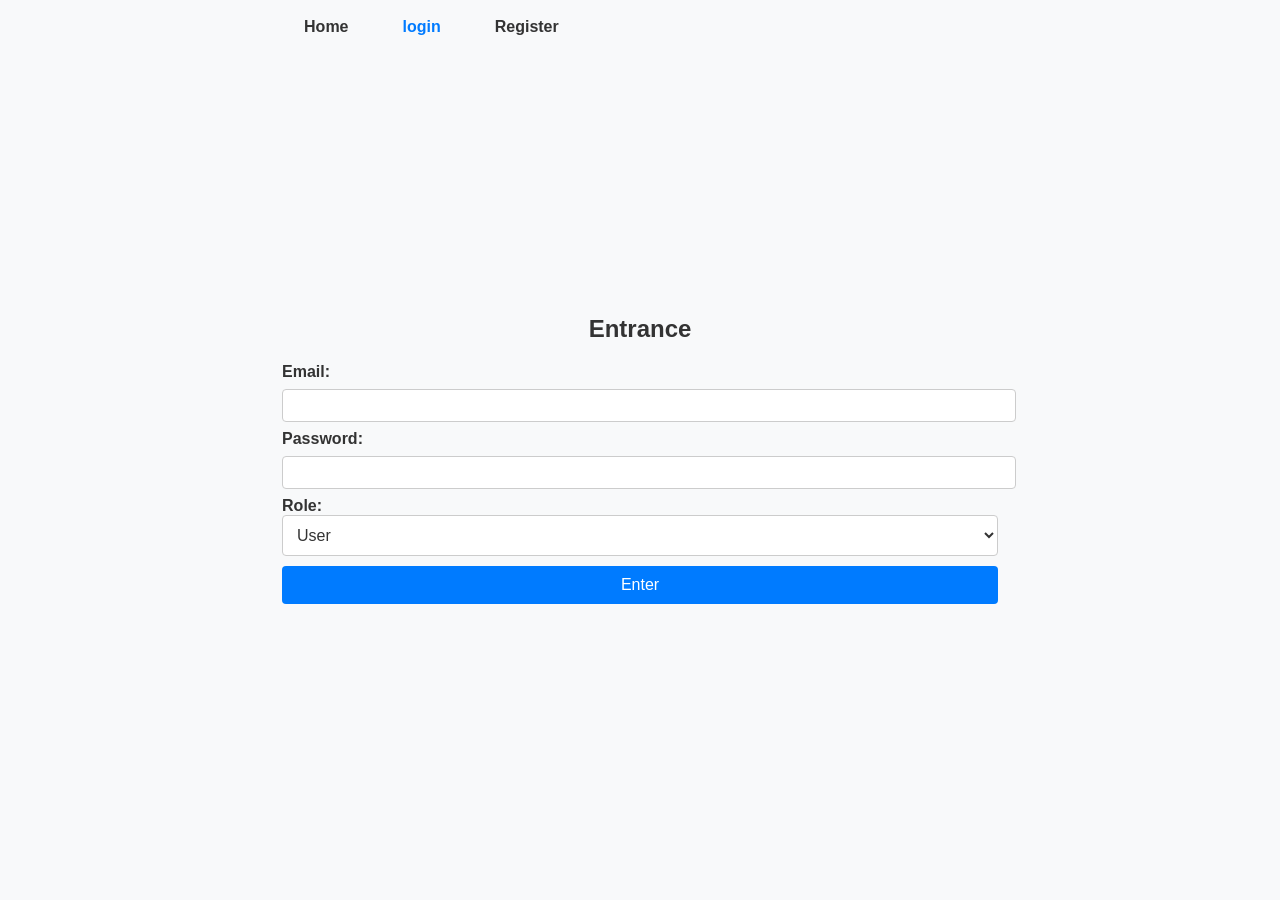
<file: ezyzip-5/login.html>
<!DOCTYPE html>
<html lang="en">
<head>
    <meta charset="UTF-8">
    <meta name="viewport" content="width=device-width, initial-scale=1.0">
    <title>Вход</title> 
    
    <style>
        .navbar {
            position: fixed;
            top: 0;
            width: 1000%;
            background-color: #f8f9fa;
           
            padding: 10px;
            z-index: 1000;
        }
        .navbar-nav {
            display: flex;
            gap: 30px;
        }
        .nav-link {
            color: #333;
            text-decoration: none;
            font-weight: bold;
            padding: 8px 12px;
            border-radius: 4px;
        }
        .nav-link:hover {
            background-color: #e2e6ea;
        }
        .nav-link.active {
            color: #007bff;
            font-weight: bold;
        }
     
    </style>

    <style>
        body {
            font-family: Arial, sans-serif;
            background-color: #f8f9fa;
            display: flex;
            justify-content: center;
            align-items: center;
            height: 100vh;
            margin: 0;
        }
        
        
        .login-container {
            background-color: white;
            padding: 30px;
            border-radius: 8px;
            box-shadow: 0 0 10px rgba(0, 0, 0, 0.1);
            width: 300px;
        }
        h2 {
            text-align: center;
            margin-bottom: 20px;
            color: #333;
        }
        label {
            font-weight: bold;
            color: #333;
        }
        input[type="email"], input[type="password"] {
            width: 100%;
            padding: 8px;
            margin: 8px 0;
            border: 1px solid #ccc;
            border-radius: 4px;
        }
        button {
            width: 100%;
            padding: 10px;
            background-color: #007bff;
            color: white;
            border: none;
            border-radius: 4px;
            cursor: pointer;
            font-size: 16px;
        }
        button:hover {
            background-color: #0056b3;
        }
        select {
    width: 100%;
    padding: 10px;
    margin-bottom: 10px;
    border: 1px solid #ccc;
    border-radius: 4px;
    background-color: #fff;
    color: #333;
    font-size: 16px;
}

select:focus {
    border-color: #007bff;
    outline: none;
    box-shadow: 0 0 5px rgba(0, 123, 255, 0.5);
}

    </style>

</head>
<body>
    <header>
        <nav class="navbar navbar-expand-lg bg-light">
                <div class="navbar-nav">
                        <a class="nav-link " aria-current="page" href="index.html">Home</a>
                        <a class="nav-link active" href="login.html">login</a>
                        <a class="nav-link" href="register.html">Register</a>
                       </div>
                </div>
            </div>
        </nav>
    </header>

    
    <div class="content">
        <h2>Entrance</h2>
        <form id="loginForm">
            <label for="email">Email:</label>
            <input type="email" id="email" required>
            <label for="password">Password:</label>
            <input type="password" id="password" required>
            <label for="role">Role:</label>
            <select id="role" required>
                <option value="user">User</option>
                <option value="admin">Admin</option>
            </select>
            <button type="submit">Enter</button>
        </form>
    </div>

    <script>
        document.getElementById('loginForm').addEventListener('submit', function(event) {
            event.preventDefault();
            const email = document.getElementById('email').value;
            const password = document.getElementById('password').value;

            const user = JSON.parse(localStorage.getItem(email));
            if (user && user.password === password) {
/*Singleton*/ localStorage.setItem('currentUser', JSON.stringify(user));
/*Strategy Pattern:*/  window.location.href = (user.role === 'admin') ? 'admin.html' : 'user.html';
            } else {
                alert('Invalid username or password');
            }
        });
    </script>
</body>
</html>
</file>
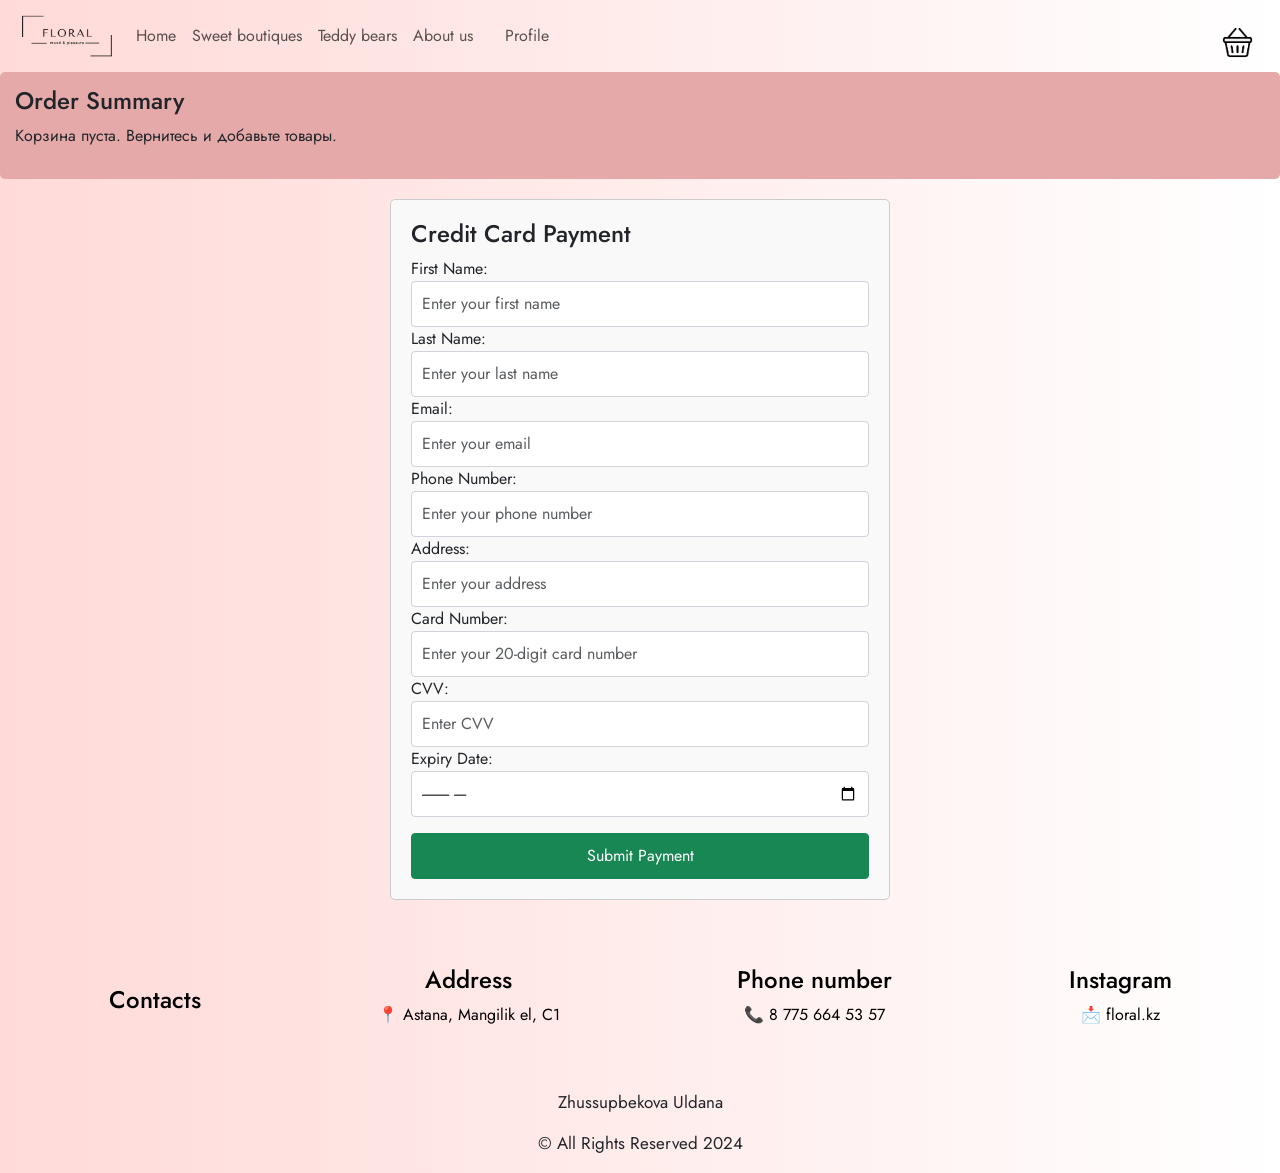
<file: ezyzip-5/pay.html>
<!DOCTYPE html>
<html lang="en">

<head>
    <meta charset="UTF-8">
    <meta http-equiv="X-UA-Compatible" content="IE=edge">
    <meta name="viewport" content="width=device-width, initial-scale=1.0">
    <link href="https://cdn.jsdelivr.net/npm/bootstrap@5.2.3/dist/css/bootstrap.min.css" rel="stylesheet"
        integrity="sha384-rbsA2VBKQhggwzxH7pPCaAqO46MgnOM80zW1RWuH61DGLwZJEdK2Kadq2F9CUG65" crossorigin="anonymous">
    <link rel="stylesheet" href="source/styles/mycss.css">
    <link rel="stylesheet" href="source/styles/bgvideo.css">
    <link rel="apple-touch-icon" sizes="180x180" href="source/files/favicon_io/apple-touch-icon.png">
    <link rel="icon" type="image/png" sizes="32x32" href="source/files/favicon_io/favicon-32x32.png">
    <link rel="icon" type="image/png" sizes="16x16" href="source/files/favicon_io/favicon-16x16.png">
    <link rel="manifest" href="source/files/favicon_io/site.webmanifest">
    <title>Checkout - FLORAL</title>
    <style>
        .payment-form {
            max-width: 500px;
            margin: 20px auto;
            padding: 20px;
            border: 1px solid #ccc;
            border-radius: 5px;
            background-color: #f9f9f9;
        }
        
        .order-summary {
            background-color: #e5a9a9;
            padding: 15px;
            margin-bottom: 20px;
            border-radius: 5px;
        }

        .footer {
            background-color: #333;
            color: rgb(0, 0, 0);
            padding: 20px;
            text-align: center;
        }
    </style>
</head>

<body>
    <header>
        <nav class="navbar navbar-expand-lg bg-light">
            <div class="container-fluid">
                <a class="navbar-brand" href="index.html"><img src="source/images/flor.png" alt="..."></a>
                <button class="navbar-toggler" type="button" data-bs-toggle="collapse"
                    data-bs-target="#navbarNavAltMarkup" aria-controls="navbarNavAltMarkup" aria-expanded="false"
                    aria-label="Toggle navigation">
                    <span class="navbar-toggler-icon"></span>
                </button>
                <div class="collapse navbar-collapse" id="navbarNavAltMarkup">
                    <div class="navbar-nav">
                        <a class="nav-link" href="index.html">Home</a>
                        <a class="nav-link" href="pricing.html">Sweet boutiques</a>
                        <a class="nav-link" href="combos.html">Teddy bears</a>
                        <a class="nav-link" href="aboutus.html">About us</a>
                        <a class="nav-link" href="basket.html"><img src="source/images/basket.png" alt="..." class="basket-icon"></a>
                        <a class="nav-link" href="profile.html">Profile</a>
                    </div>
                </div>
            </div>
        </nav>
    </header>

    <section>
        <div id="orderSummary" class="order-summary">
            <h4>Order Summary</h4>
            <div id="orderDetails"></div>
        </div>

        <div class="payment-form">
            <h4>Credit Card Payment</h4>
            <label for="firstName">First Name:</label>
            <input type="text" id="firstName" placeholder="Enter your first name" class="form-control" required>

            <label for="lastName">Last Name:</label>
            <input type="text" id="lastName" placeholder="Enter your last name" class="form-control" required>

            <label for="email">Email:</label>
            <input type="email" id="email" placeholder="Enter your email" class="form-control" required>

            <label for="phoneNumber">Phone Number:</label>
            <input type="tel" id="phoneNumber" placeholder="Enter your phone number" class="form-control" required>

            <label for="address">Address:</label>
            <input type="text" id="address" placeholder="Enter your address" class="form-control" required>

            <label for="cardNumber">Card Number:</label>
            <input type="text" id="cardNumber" maxlength="20" placeholder="Enter your 20-digit card number"
                class="form-control" required>

            <label for="cvv">CVV:</label>
            <input type="text" id="cvv" maxlength="3" placeholder="Enter CVV" class="form-control" required>

            <label for="expiryDate">Expiry Date:</label>
            <input type="month" id="expiryDate" class="form-control" required>

            <button onclick="placeOrder()" class="mt-3 btn btn-success">Submit Payment</button>
        </div>

        <script>
            function displayOrderSummary() {
                let cart = JSON.parse(localStorage.getItem("cart")) || [];
                let orderDetails = document.getElementById("orderDetails");
                let total = 0;

                if (cart.length === 0) {
                    orderDetails.innerHTML = "<p>Корзина пуста. Вернитесь и добавьте товары.</p>";
                    return;
                }

                let orderHTML = "<ul>";
                cart.forEach(item => {
                    orderHTML += `<li>${item.name} - ${item.price} KZT x ${item.quantity || 1}</li>`;
                    total += item.price * (item.quantity || 1);
                });
                orderHTML += "</ul>";
                orderHTML += `<p>Итого: ${total} KZT</p>`;
                orderDetails.innerHTML = orderHTML;
            }

            function placeOrder() {
                const email = document.getElementById("email").value;
                let cart = JSON.parse(localStorage.getItem("cart")) || [];
                let total = cart.reduce((sum, item) => sum + item.price * (item.quantity || 1), 0);
                const order = {
                    email: email,
                    items: cart,
                    total: total
                };

                const orders = JSON.parse(localStorage.getItem("orders")) || [];
                orders.push(order);
                localStorage.setItem("orders", JSON.stringify(orders));
                localStorage.removeItem("cart");
                alert("Заказ успешно оформлен!");
                window.location.href = "index.html";
            }

            displayOrderSummary();
        </script>
    </section>

    <footer>
        <div class="footer">
            <div class="text">
                <h4>Contacts</h4>
            </div>
            <div class="text">
                <h4>Address</h4>
                <p>📍 Astana, Mangilik el, C1</p>
            </div>
            <div class="text">
                <h4>Phone number</h4>
                <p>📞 8 775 664 53 57</p>
            </div>
            <div class="text">
                <h4>Instagram</h4>
                <p>📩 floral.kz</p>
            </div>
        </div>

        <div class="texts">
            <p>Zhussupbekova Uldana</p>
            <p>© All Rights Reserved 2024</p>
        </div>
    </footer>
</body>

</html>
</file>
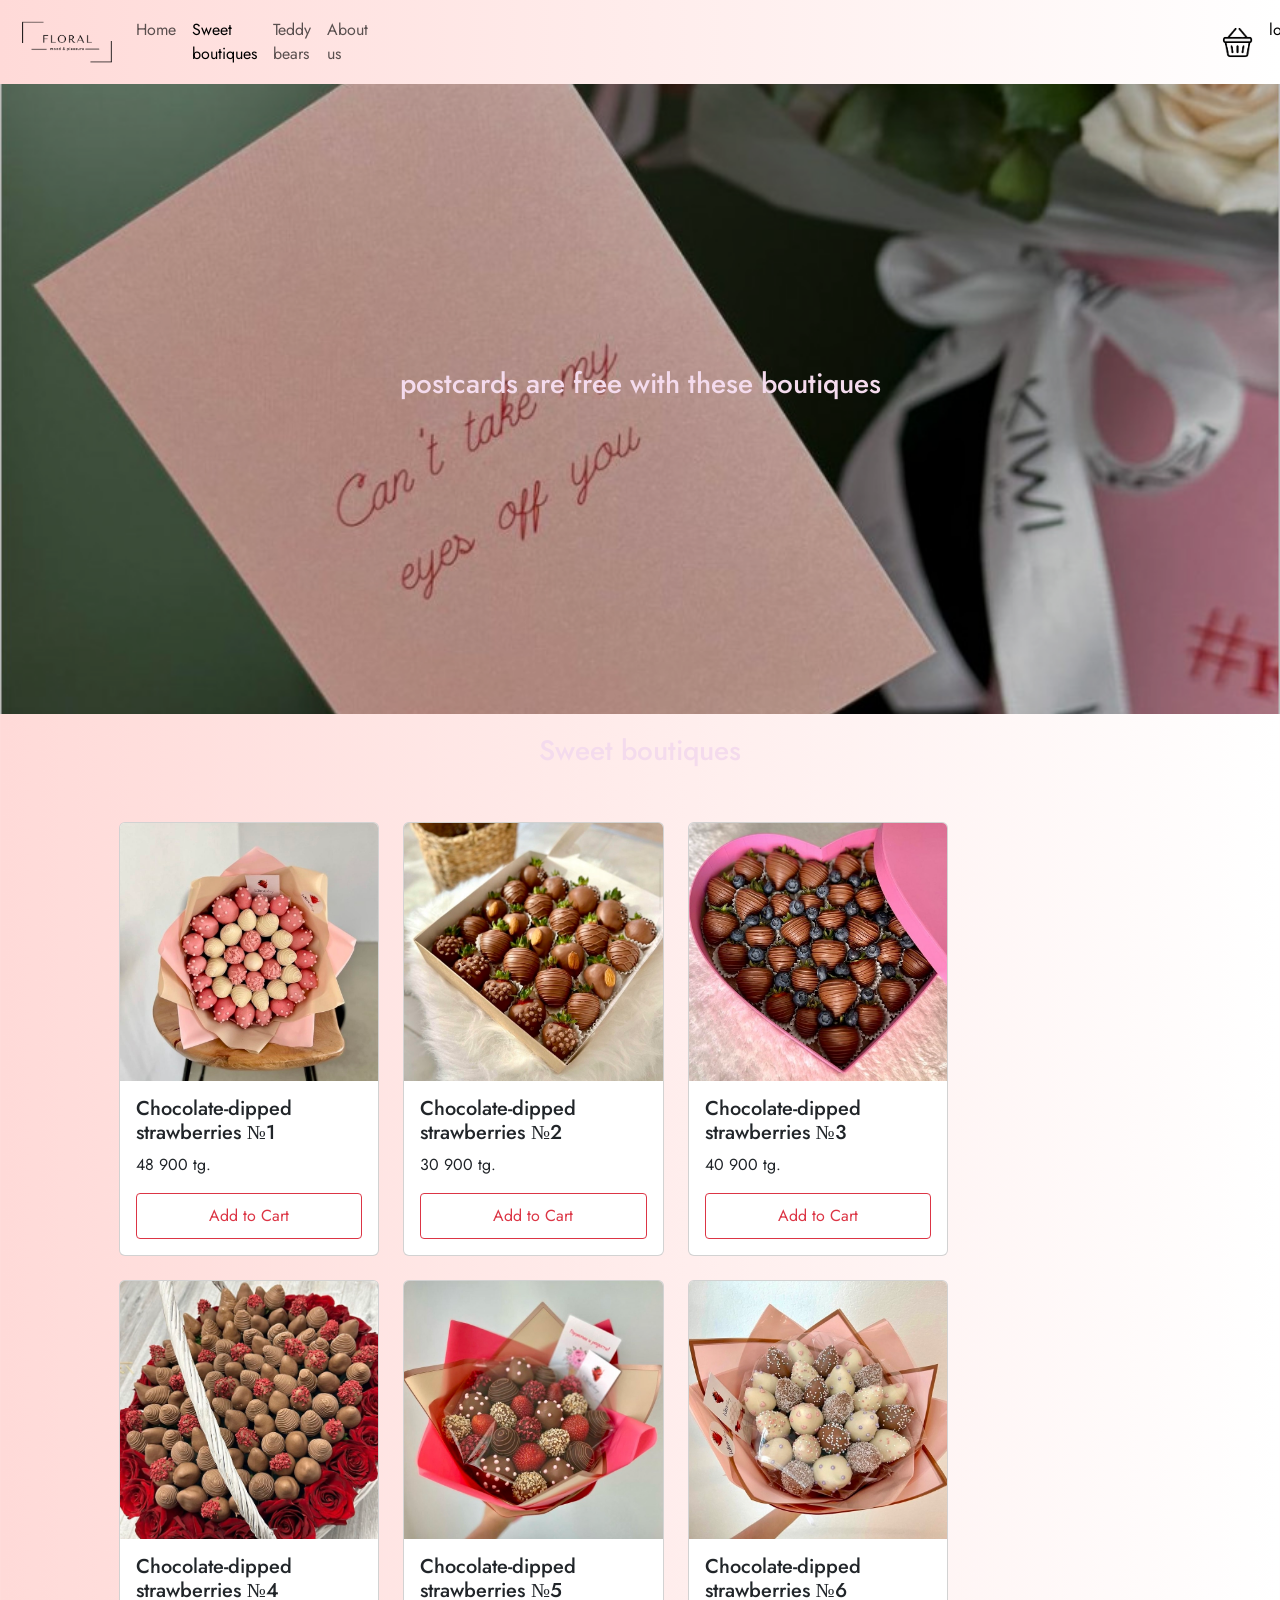
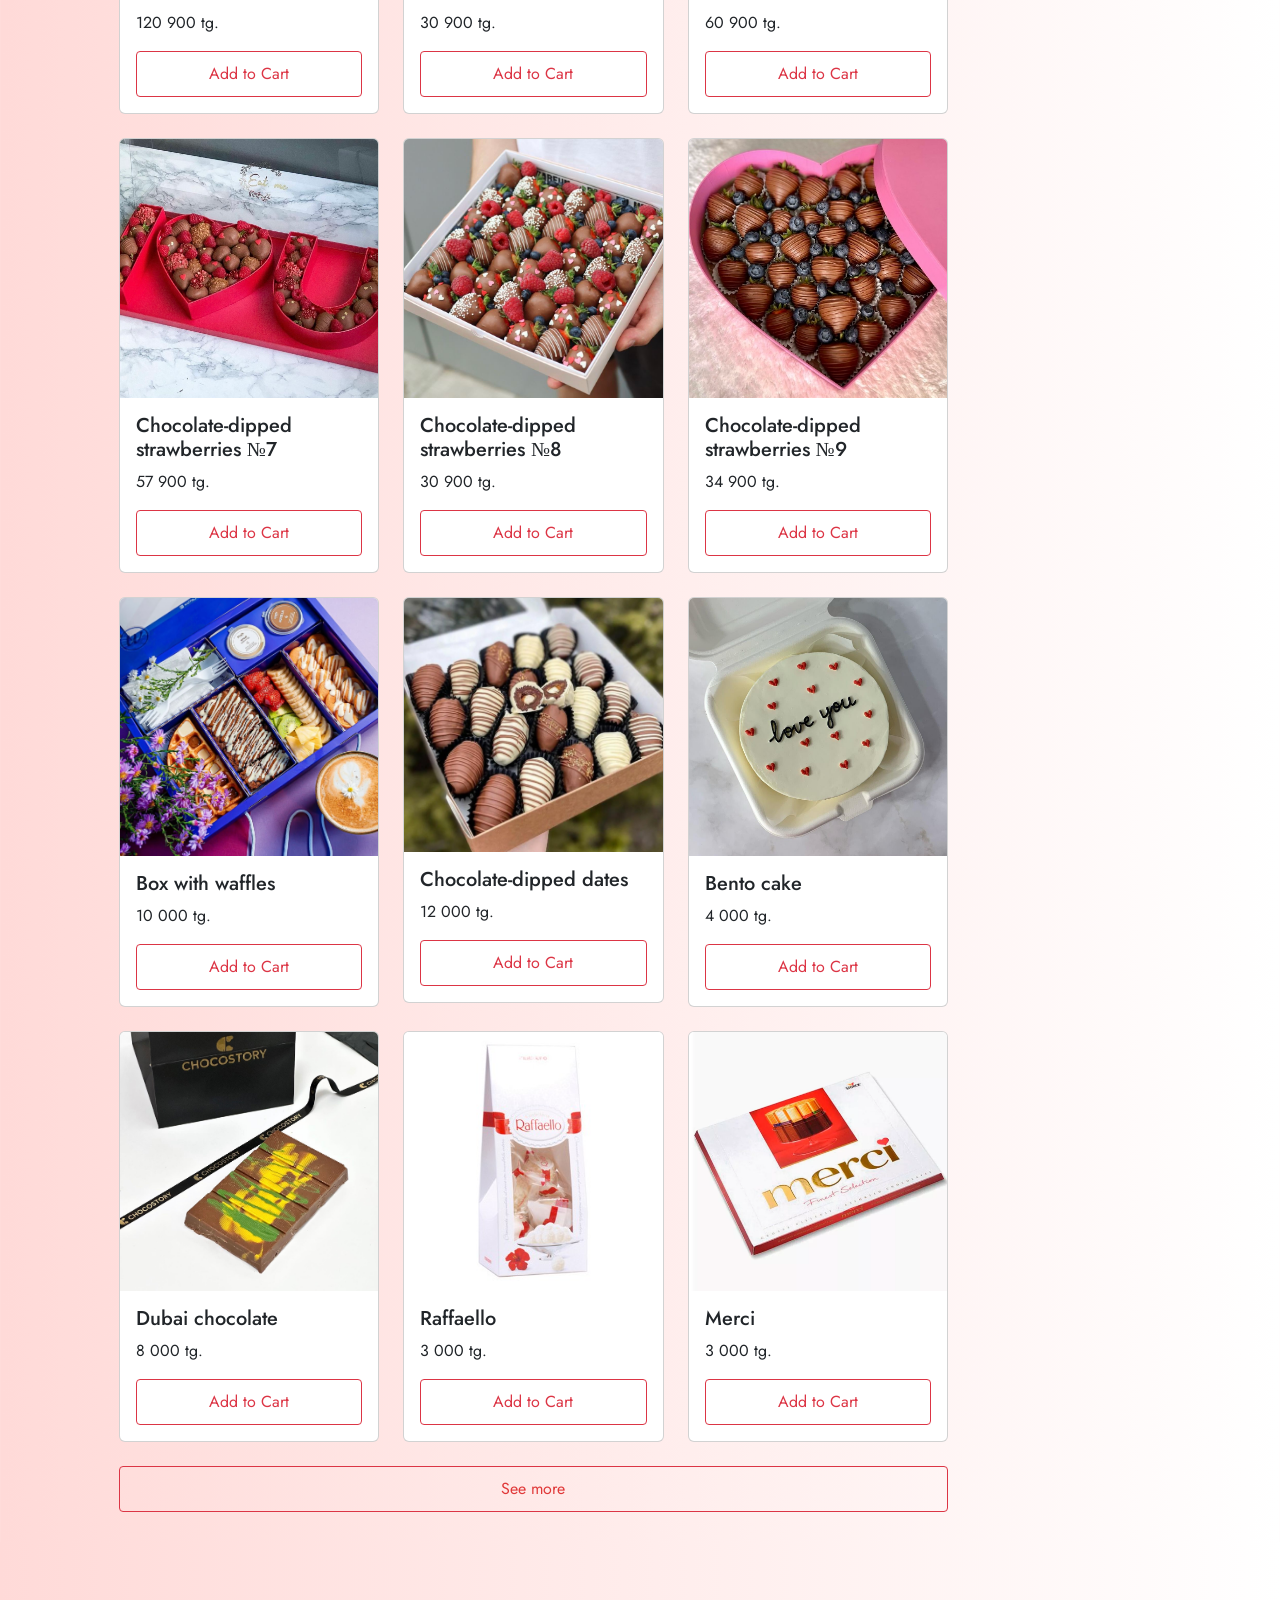
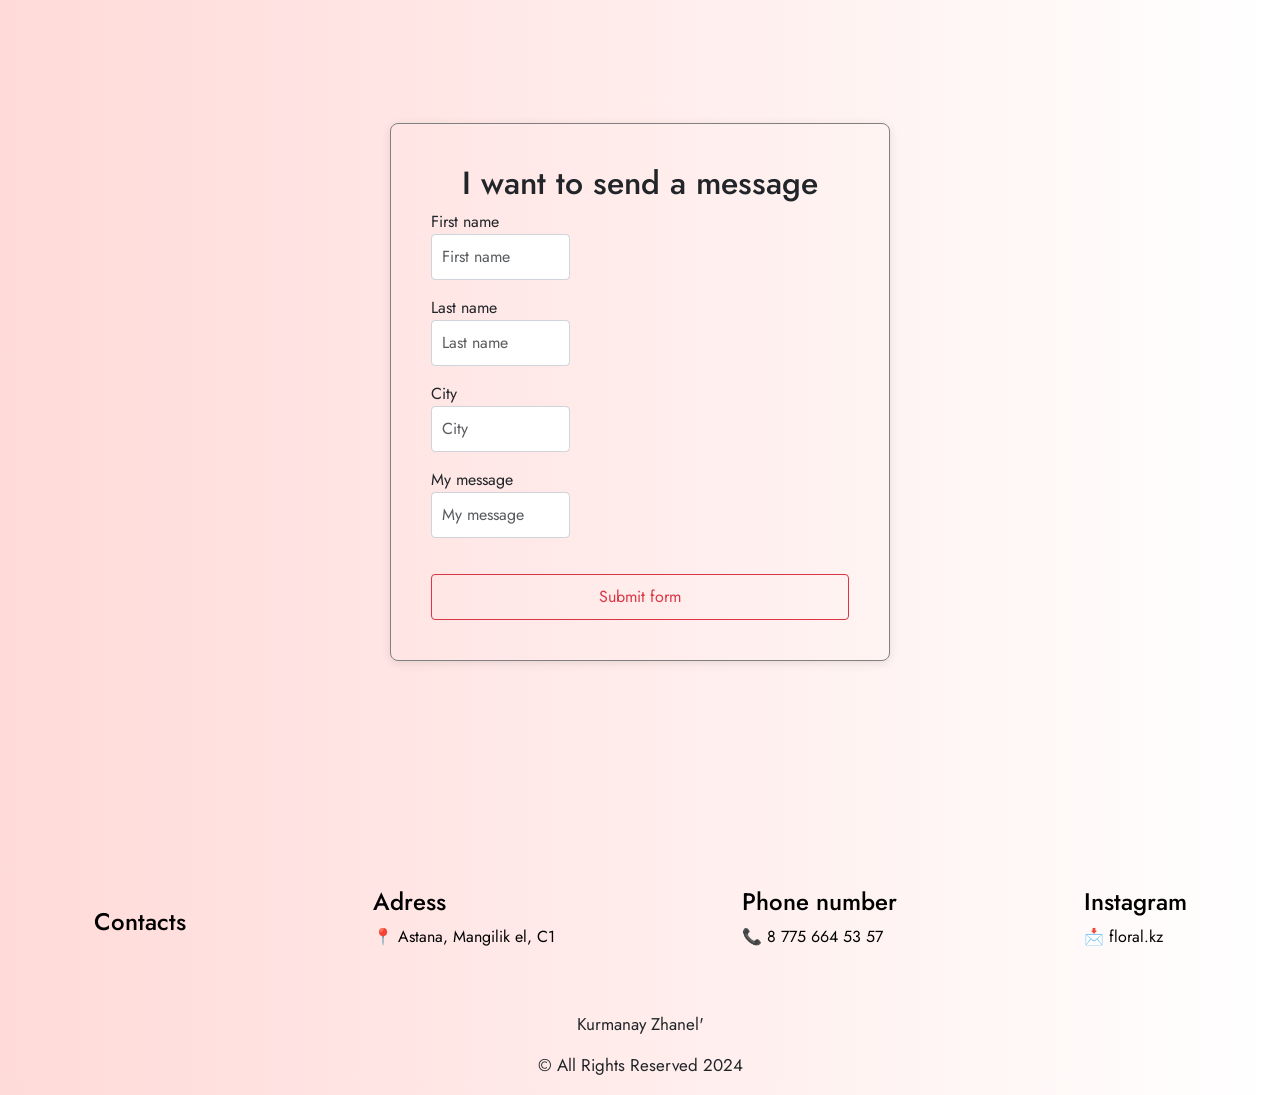
<file: ezyzip-5/pricing.html>
<!DOCTYPE html>
<html lang="en">

<head>
  <meta charset="UTF-8">
  <meta http-equiv="X-UA-Compatible" content="IE=edge">
  <meta name="viewport" content="width=device-width, initial-scale=1.0">
  <link href="https://cdn.jsdelivr.net/npm/bootstrap@5.2.3/dist/css/bootstrap.min.css" rel="stylesheet"
    integrity="sha384-rbsA2VBKQhggwzxH7pPCaAqO46MgnOM80zW1RWuH61DGLwZJEdK2Kadq2F9CUG65" crossorigin="anonymous">
  <link rel="stylesheet" href="source/styles/mycss.css">
  <link rel="stylesheet" href="source/styles/bgvideo.css">
  <link rel="apple-touch-icon" sizes="180x180" href="source/files/favicon_io/apple-touch-icon.png">
  <link rel="icon" type="image/png" sizes="32x32" href="source/files/favicon_io/favicon-32x32.png">
  <link rel="icon" type="image/png" sizes="16x16" href="source/files/favicon_io/favicon-16x16.png">
  <link rel="manifest" href="source/files/favicon_io/site.webmanifest">
  <title>FLORAL</title>
</head>

<body>
  <header>
    <nav class="navbar navbar-expand-lg bg-light">
      <div class="container-fluid">
        <a class="navbar-brand" href="index.html"><img src="source/images/flor.png" alt="..."></a>
        <button class="navbar-toggler" type="button" data-bs-toggle="collapse" data-bs-target="#navbarNavAltMarkup"
          aria-controls="navbarNavAltMarkup" aria-expanded="false" aria-label="Toggle navigation">
          <span class="navbar-toggler-icon"></span>
        </button>
        <div class="collapse navbar-collapse" id="navbarNavAltMarkup">
          <div class="navbar-nav">
            <a class="nav-link" aria-current="page" href="index.html">Home</a>
            <a class="nav-link active" href="pricing.html">Sweet boutiques</a>
            <a class="nav-link" href="combos.html">Teddy bears</a>
            <a class="nav-link" href="aboutus.html">About us</a>
            <a class="nav-link" href="basket.html"><img src="source/images/basket.png"  alt="..."  class="basket-icon"></a>
            <a class="nav-link active" href="login.html" style="margin-left: 23cm;">login</a>
          </div>
        </div>
      </div>
    </nav>
  </header>

  <section>
    <div class="img_sweet">
      <img src="source/images/01283.1-900x1198.jpg" alt="">
      <div class="effect"></div>
      <div class="img-text">
          <h3>postcards are free with these boutiques</h3>
      </div>
  </div>
  <h3 style="text-align: center; margin-top: 20px;">Sweet boutiques</h3>

    <div class="container-fluid mt-4">
      <div class="row">
        <div class="col-lg-1">
        </div>

        <div class="col-lg-8 col-md-12">
          <div class="row">
            <div class="col-lg-4 col-md-6 mt-4">
              <div class="card">
                <img src="source/images/img_1428-1 2.jpg" class="card-img-top" alt="...">
                <div class="card-body">
                  <h5 class="card-title">Chocolate-dipped strawberries №1</h5>
                  <p class="card-text">48 900 tg.</p>
                  <button type="button" class="btn btn-outline-danger" onclick="addToCart(1,'Chocolate-dipped strawberries №1', 48900)" >Add to Cart </button>
                </div>
              </div>
            </div>
            <div class="col-lg-4 col-md-6 mt-4">
              <div class="card">
                <img src="source/images/img_1427-1 2.jpg" class="card-img-top" alt="...">
                <div class="card-body">
                  <h5 class="card-title">Chocolate-dipped strawberries №2</h5>
                  <p class="card-text">30 900 tg.</p>
                  <button type="button" class="btn btn-outline-danger" onclick="addToCart(1,'Chocolate-dipped strawberries №2 ', 30900)" >Add to Cart </button>
                </div>
              </div>
            </div>
            <div class="col-lg-4 col-md-6 mt-4">
              <div class="card">
                <img src="source/images/img_1424-1 2.jpg" class="card-img-top" alt="...">
                <div class="card-body">
                  <h5 class="card-title">Chocolate-dipped strawberries №3</h5>
                  <p class="card-text">40 900 tg.</p>
                  <button type="button" class="btn btn-outline-danger" onclick="addToCart(3,'Chocolate-dipped strawberries №3 ', 40900)" >Add to Cart </button>
                </div>
              </div>
            </div>
            <div class="col-lg-4 col-md-6 mt-4">
              <div class="card">
                <img src="source/images/2629d3c4-e29a-442c-906c-af0c2714b197 2.jpg" class="card-img-top" alt="...">
                <div class="card-body">
                  <h5 class="card-title">Chocolate-dipped strawberries №4</h5>
                  <p class="card-text">120 900 tg.</p>
                  <button type="button" class="btn btn-outline-danger" onclick="addToCart(4,'Chocolate-dipped strawberries №4 ', 120900)" >Add to Cart </button>
                </div>
              </div>
            </div>
            <div class="col-lg-4 col-md-6 mt-4">
              <div class="card">
                <img src="source/images/img_1423-1 2.jpg" class="card-img-top" alt="...">
                <div class="card-body">
                  <h5 class="card-title">Chocolate-dipped strawberries №5</h5>
                  <p class="card-text">30 900 tg.</p>
                  <button type="button" class="btn btn-outline-danger" onclick="addToCart(5,'Chocolate-dipped strawberries №5 ', 30900)" >Add to Cart </button>
                </div>
              </div>
            </div>
            <div class="col-lg-4 col-md-6 mt-4">
              <div class="card">
                <img src="source/images/img_1437-1 2.jpg" class="card-img-top" alt="...">
                <div class="card-body">
                  <h5 class="card-title">Chocolate-dipped strawberries №6</h5>
                  <p class="card-text">60 900 tg.</p>
                  <button type="button" class="btn btn-outline-danger" onclick="addToCart(6,'Chocolate-dipped strawberries №6 ', 60900)" >Add to Cart </button>
                </div>
              </div>
            </div>
            <div class="col-lg-4 col-md-6 mt-4">
              <div class="card">
                <img src="source/images/62c40bfa-c2cf-42ad-b7c3-c8d9178a09ed 2.jpg" class="card-img-top" alt="...">
                <div class="card-body">
                  <h5 class="card-title">Chocolate-dipped strawberries №7</h5>
                  <p class="card-text">57 900 tg.</p>
                  <button type="button" class="btn btn-outline-danger" onclick="addToCart(7,'Chocolate-dipped strawberries №7 ', 57900)" >Add to Cart </button>
                </div>
              </div>
            </div>
            <div class="col-lg-4 col-md-6 mt-4">
              <div class="card">
                <img src="source/images/img_0675 2.JPEG" class="card-img-top" alt="...">
                <div class="card-body">
                  <h5 class="card-title">Chocolate-dipped strawberries №8</h5>
                  <p class="card-text">30 900 tg.</p>
                  <button type="button" class="btn btn-outline-danger" onclick="addToCart(8,'Chocolate-dipped strawberries №8 ', 30900)" >Add to Cart </button>
                </div>
              </div>
            </div>
            <div class="col-lg-4 col-md-6 mt-4">
              <div class="card">
                <img src="source/images/img_1424-1 2.jpg" class="card-img-top" alt="...">
                <div class="card-body">
                  <h5 class="card-title">Chocolate-dipped strawberries №9</h5>
                  <p class="card-text">34 900 tg.</p>
                  <button type="button" class="btn btn-outline-danger" onclick="addToCart(9,'Chocolate-dipped strawberries №9 ', 34900)" >Add to Cart </button>
                </div>
              </div>
            </div>
            <div class="col-lg-4 col-md-6 mt-4">
              <div class="card">
                <img src="source/images/IMG_3092.jpg" class="card-img-top" alt="...">
                <div class="card-body">
                  <h5 class="card-title">Box with waffles</h5>
                  <p class="card-text">10 000 tg.</p>
                  <button type="button" class="btn btn-outline-danger" onclick="addToCart(10,'Chocolate-dipped strawberries №10 ', 10000)" >Add to Cart </button>
                </div>
              </div>
            </div>
            <div class="col-lg-4 col-md-6 mt-4">
              <div class="card">
                <img src="source/images/IMG_3086.JPG" class="card-img-top" alt="...">
                <div class="card-body">
                  <h5 class="card-title">Chocolate-dipped dates</h5>
                  <p class="card-text">12 000 tg.</p>
                  <button type="button" class="btn btn-outline-danger" onclick="addToCart(11,'Chocolate-dipped dates ', 12000 )" >Add to Cart </button>
                </div>
              </div>
            </div>
            <div class="col-lg-4 col-md-6 mt-4">
              <div class="card">
                <img src="source/images/IMG_3085.JPG" class="card-img-top" alt="...">
                <div class="card-body">
                  <h5 class="card-title">Bento cake</h5>
                  <p class="card-text">4 000 tg.</p>
                  <button type="button" class="btn btn-outline-danger" onclick="addToCart(12,'Bento cake ', 4000)" >Add to Cart </button>
                </div>
              </div>
            </div>
            <div class="col-lg-4 col-md-6 mt-4">
              <div class="card">
                <img src="source/images/IMG_3087.jpg" class="card-img-top" alt="...">
                <div class="card-body">
                  <h5 class="card-title">Dubai chocolate</h5>
                  <p class="card-text">8 000 tg.</p>
                  <button type="button" class="btn btn-outline-danger" onclick="addToCart(13,'Dubai chocolate', 8000)" >Add to Cart </button>
                </div>
              </div>
            </div>
            <div class="col-lg-4 col-md-6 mt-4">
              <div class="card">
                <img src="source/images/IMG_3084.JPG" class="card-img-top" alt="...">
                <div class="card-body">
                  <h5 class="card-title">Raffaello</h5>
                  <p class="card-text">3 000 tg.</p>
                  <button type="button" class="btn btn-outline-danger" onclick="addToCart(14,'Raffaello', 3000)" >Add to Cart </button>
                </div>
              </div>
            </div>
            <div class="col-lg-4 col-md-6 mt-4">
              <div class="card">
                <img src="source/images/IMG_3083.WEBP" class="card-img-top" alt="...">
                <div class="card-body">
                  <h5 class="card-title">Merci</h5>
                  <p class="card-text">3 000 tg.</p>
                  <button type="button" class="btn btn-outline-danger" onclick="addToCart(15,'Merci', 3000)" >Add to Cart </button>
                </div>
              </div>
            </div>
            <div class="col-lg-12 col-md-12 text-center mt-4">
              <button type="button" class="btn btn-outline-danger"><a href="combos.html" style="text-decoration: none; color:rgb(224, 56, 56);">See more</a></button>
            </div>
          </div>
        </div>

      
      </div>

      </div>


    </div>
  </section>


  <footer>
    <div class="centered-form">
      <div class="form-container">
          <h2 style="text-align: center;">I want to send a message</h2>
          <form class="needs-validation" novalidate onsubmit="return handleFormSubmit(event)">
              <div class="form-row">
                  <div class="col-md-4 mb-3">
                      <label for="validationCustom01">First name</label>
                      <input type="text" class="form-control" id="validationCustom01" placeholder="First name" required>
                      <div class="valid-feedback">
                          Looks good!
                      </div>
                  </div>
                  <div class="col-md-4 mb-3">
                      <label for="validationCustom02">Last name</label>
                      <input type="text" class="form-control" id="validationCustom02" placeholder="Last name" required>
                      <div class="valid-feedback">
                          Looks good!
                      </div>
                  </div>
              </div>
              <div class="form-row">
                  <div class="col-md-4 mb-3">
                      <label for="validationCustom03">City</label>
                      <input type="text" class="form-control" id="validationCustom03" placeholder="City" required>
                      <div class="invalid-feedback">
                          Please provide a valid city.
                      </div>
                  </div>
                  <div class="col-md-4 mb-3">
                      <label for="validationCustom04">My message</label>
                      <input type="text" class="form-control" id="validationCustom04" placeholder="My message" required>
                      <div class="valid-feedback">
                          Looks good!
                      </div>
                  </div>
              </div>
              <button class="btn btn-outline-danger" type="submit" style="margin-top: 20px;">Submit form</button>
          </form>
      </div>
  </div>
      
      

    <div class="footer">
        <div class="text">
            <h4>Contacts</h4>
        </div>
        <div class="text">
            <h4>Adress</h4>
            <p>📍 Astana, Mangilik el, C1</p>
        </div>
        <div class="text">
            <h4>Phone number</h4>
            <p>📞 8 775 664 53 57</p>
        </div>
        <div class="text">
            <h4>Instagram</h4>
            <p>📩 floral.kz</p>
        </div>
    </div>
    
    <div class="texts">
        <p>Kurmanay Zhanel'</p>
        <p>© All Rights Reserved 2024</p>
    </div>
</footer>


<script>
   function handleFormSubmit(event) {
        event.preventDefault();

        const form = event.target;
        if (form.checkValidity() === false) {
            form.classList.add('was-validated');
        } else {
            alert("Your message was sent successfully!");
            form.reset(); 
            form.classList.remove('was-validated'); 
        }
    }

  function addToCart(id, name, price) {
      
      let cart = JSON.parse(localStorage.getItem('cart')) || [];
      
      let product = cart.find(item => item.id === id);
      if (product) {
          product.quantity += 1;  
      } else {
          cart.push({ id, name, price, quantity: 1 });  
      }
      
      localStorage.setItem('cart', JSON.stringify(cart));
      alert(name + " has been added to your cart!");
  }
</script>

<script src="index.ls"></script>


</body>

</html>
</file>
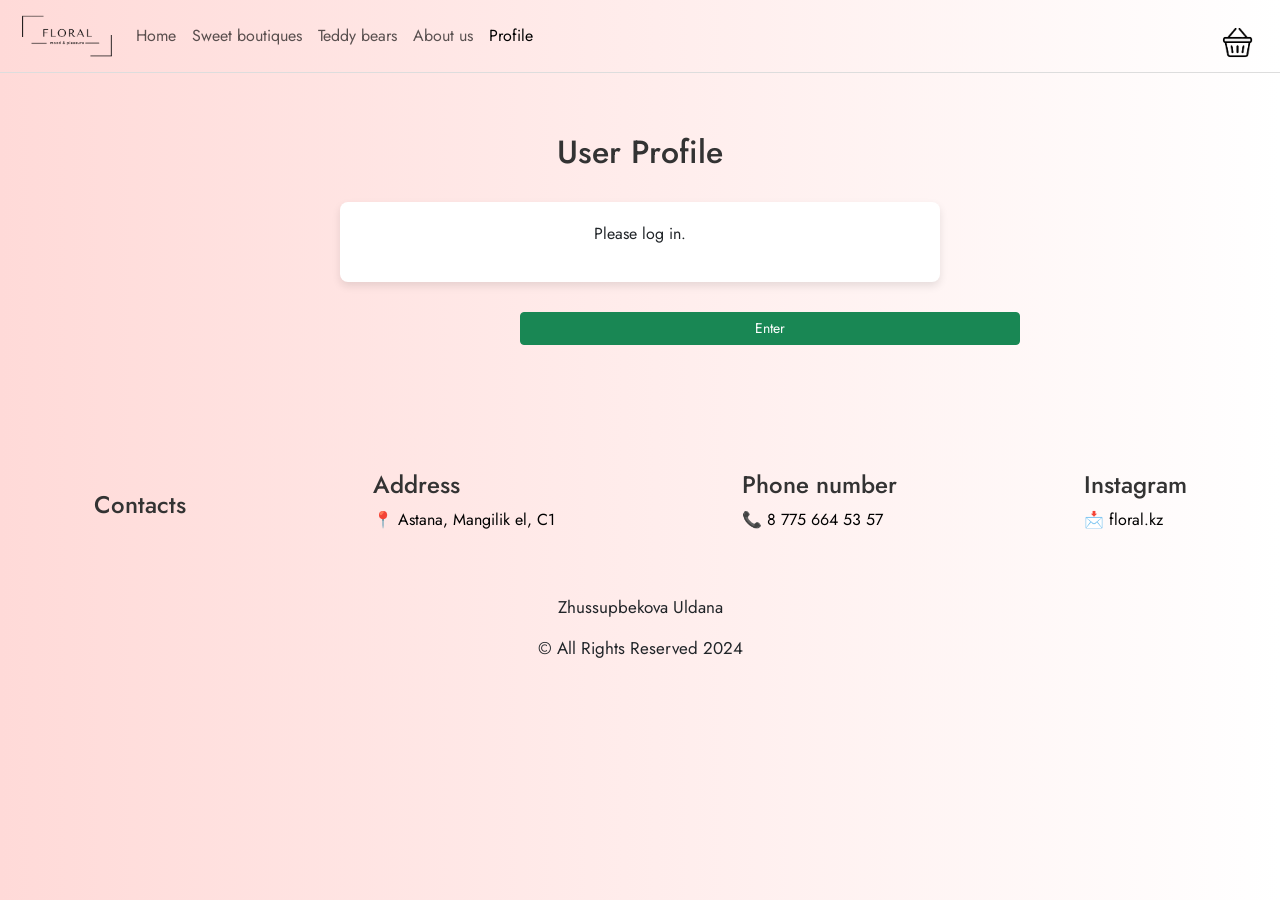
<file: ezyzip-5/profile.html>
<!DOCTYPE html>
<html lang="en">
<head>
    <meta charset="UTF-8">
    <meta http-equiv="X-UA-Compatible" content="IE=edge">
    <meta name="viewport" content="width=device-width, initial-scale=1.0">
    <link href="https://cdn.jsdelivr.net/npm/bootstrap@5.2.3/dist/css/bootstrap.min.css" rel="stylesheet">
    <link rel="stylesheet" href="source/styles/mycss.css">
    <link rel="stylesheet" href="source/styles/bgvideo.css">
    <link rel="apple-touch-icon" sizes="180x180" href="source/files/favicon_io/apple-touch-icon.png">
    <link rel="icon" type="image/png" sizes="32x32" href="source/files/favicon_io/favicon-32x32.png">
    <link rel="icon" type="image/png" sizes="16x16" href="source/files/favicon_io/favicon-16x16.png">
    <link rel="manifest" href="source/files/favicon_io/site.webmanifest">
    <title>FLORAL</title>
    <style>
        h2, h3, h4 {
            color: #333;
        }
        .content {
            padding: 60px 20px; 
            text-align: center;
        }
        .navbar {
            background-color: #fff;
            border-bottom: 1px solid #ddd;
        }
        .nav-link:hover {
            color: #7a4343;
        }
        #profileData {
            background: #ffffff;
            border-radius: 8px;
            box-shadow: 0 4px 8px rgba(0, 0, 0, 0.1);
            margin: 30px auto;
            padding: 20px;
            max-width: 600px;
        }
        button.btn.btn-primary, button.btn.btn-danger, button.btn.btn-success {
            padding: 5px 5px; 
            font-size: 14px; 
            max-width: 500px;
        }
        #loginButton {
            display: none; 
        }
    </style>
</head>
<body>
    <header>
        <nav class="navbar navbar-expand-lg bg-light">
            <div class="container-fluid">
                <a class="navbar-brand" href="index.html"><img src="source/images/flor.png" alt="..."></a>
                <button class="navbar-toggler" type="button" data-bs-toggle="collapse" data-bs-target="#navbarNavAltMarkup" aria-controls="navbarNavAltMarkup" aria-expanded="false" aria-label="Toggle navigation">
                    <span class="navbar-toggler-icon"></span>
                </button>
                <div class="collapse navbar-collapse" id="navbarNavAltMarkup">
                    <div class="navbar-nav">
                        <a class="nav-link" aria-current="page" href="index.html">Home</a>
                        <a class="nav-link" href="pricing.html">Sweet boutiques</a>
                        <a class="nav-link" href="combos.html">Teddy bears</a>
                        <a class="nav-link" href="aboutus.html">About us</a>
                        <a class="nav-link active" href="profile.html">Profile</a>
                        <a class="nav-link" href="basket.html"><img src="source/images/basket.png" alt="..." class="basket-icon"></a>
                    </div>
                </div>
            </div>
        </nav>
    </header>

    <section>
        <div class="content">
            <h2>User Profile</h2>
            <div id="profileData"></div>
            <div id="editProfileForm" style="display: none;"> 
                <input type="text" id="firstName" placeholder="Name" required>
                <input type="text" id="lastName" placeholder="Surname" required>
                <input type="email" id="email" placeholder="Email" required>
                <div>
                    <button id="saveButton" class="btn btn-primary" style="margin-top: 20px;">Save</button>
                    <div class="centered-logout">
                        <button id="logoutButton" class="btn btn-danger" style="display: none; margin-top: 20px;">Exit</button>
                    </div>
                </div>
            </div> 
            <button id="loginButton" class="btn btn-success" style="display: none; margin-left: 500px;">Enter</button>
        </div>

        <script>
            const currentUser = JSON.parse(localStorage.getItem('currentUser'));
            const profileData = document.getElementById('profileData');
            const logoutButton = document.getElementById('logoutButton');
            const loginButton = document.getElementById('loginButton');
            const editProfileForm = document.getElementById('editProfileForm');
            const saveButton = document.getElementById('saveButton');

//State Pattern:
            if (currentUser) {
                document.getElementById('firstName').value = currentUser.firstName;
                document.getElementById('lastName').value = currentUser.lastName;
                document.getElementById('email').value = currentUser.email;

                profileData.innerHTML = `
                    <h3>Your data:</h3>
                    <p>Name: ${currentUser.firstName}</p>
                    <p>Surname: ${currentUser.lastName}</p>
                    <p>Email: ${currentUser.email}</p>
                    <p>Role: ${currentUser.role}</p>
                    <h4>Your orders:</h4>
                    <p>Your orders will be here.</p>
                `;

                logoutButton.style.display = 'block'; 
                loginButton.style.display = 'none'; 
                editProfileForm.style.display = 'block'; 
            } else {
                profileData.innerHTML = '<p>Please log in.</p>';
                loginButton.style.display = 'block'; 
                editProfileForm.style.display = 'none'; 
            }

                saveButton.addEventListener('click', function() {              // Observer Pattern
                const updatedUser = {
                    firstName: document.getElementById('firstName').value,
                    lastName: document.getElementById('lastName').value,
                    email: document.getElementById('email').value,
                    role: currentUser ? currentUser.role : 'Гость' 
                };
                localStorage.setItem('currentUser', JSON.stringify(updatedUser));
                profileData.innerHTML = `
                    <h3>Your data:</h3>
                    <p>Name: ${updatedUser.firstName}</p>
                    <p>Surname: ${updatedUser.lastName}</p>
                    <p>Email: ${updatedUser.email}</p>
                    <p>Role: ${updatedUser.role}</p>
                    <h4>Your orders:</h4>
                    <p>Your orders will be here.</p>
                `;
            });

            logoutButton.addEventListener('click', function() {              // Observer Pattern
                localStorage.removeItem('currentUser'); 
                profileData.innerHTML = '<p>Please log in.</p>'; 
                logoutButton.style.display = 'none'; 
                loginButton.style.display = 'block'; 
                document.getElementById('firstName').value = '';
                document.getElementById('lastName').value = '';
                document.getElementById('email').value = '';
                editProfileForm.style.display = 'none';
           
                 window.location.href = 'index.html'; 
                });

        </script>

        <footer>
            <div class="footer">
                <div class="text">
                    <h4>Contacts</h4>
                </div>
                <div class="text">
                    <h4>Address</h4>
                    <p>📍 Astana, Mangilik el, C1</p>
                </div>
                <div class="text">
                    <h4>Phone number</h4>
                    <p>📞 8 775 664 53 57</p>
                </div>
                <div class="text">
                    <h4>Instagram</h4>
                    <p>📩 floral.kz</p>
                </div>
            </div>
            
            <div class="texts">
                <p>Zhussupbekova Uldana</p>
                <p>© All Rights Reserved 2024</p>
            </div>
        </footer>
    </section>
</body>
</html>
</file>
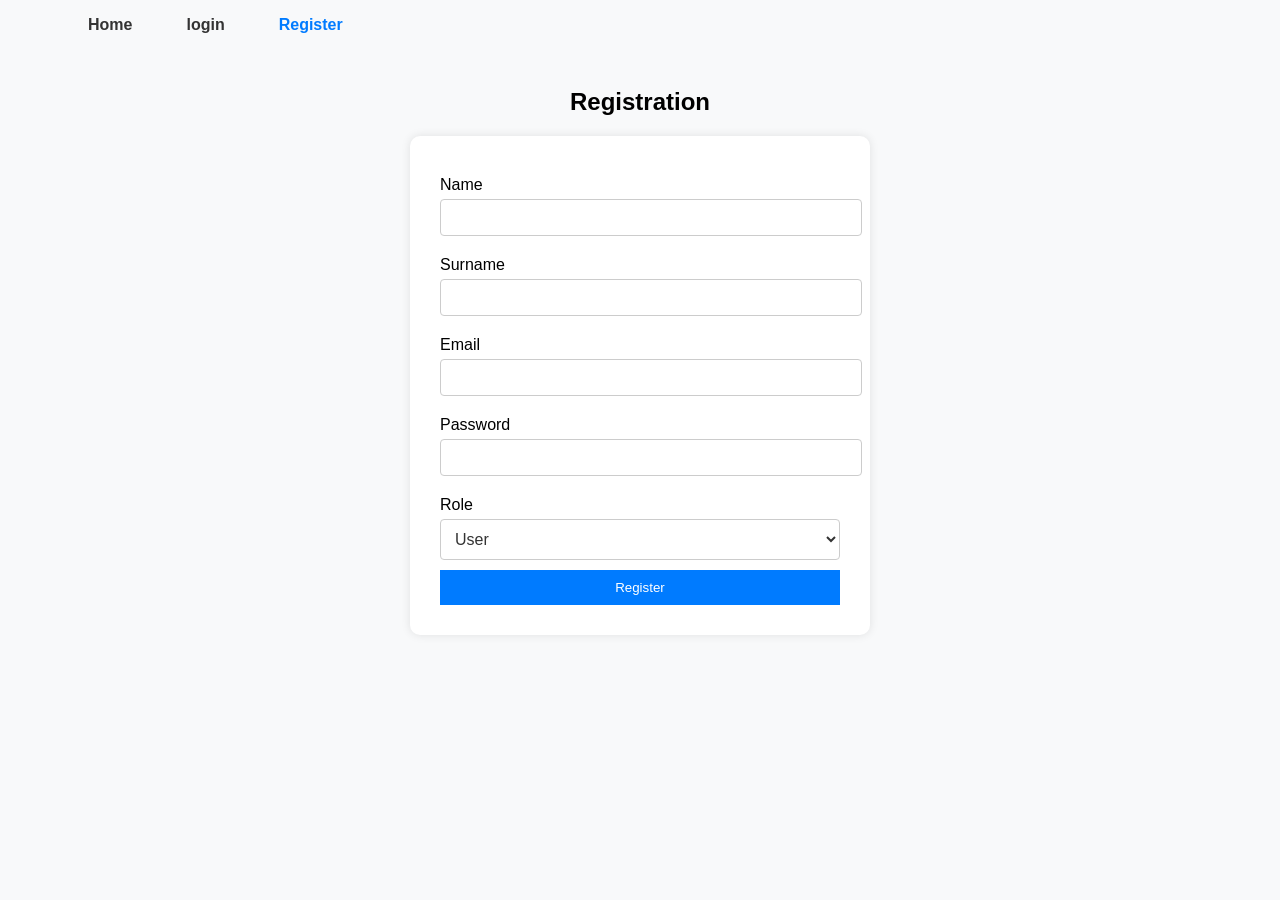
<file: ezyzip-5/register.html>
<!DOCTYPE html>
<html lang="en">
<head>
    <meta charset="UTF-8">
    <meta name="viewport" content="width=device-width, initial-scale=1.0">
    <title>Registration</title>
    <style>
        .navbar {
            position: fixed;
            top: 0;
            width: 100%;
            background-color: #f8f9fa;
           
            padding: 8px;
            z-index: 1000;
        }
        .navbar-nav {
            display: flex;
            gap: 30px;
        }
        .nav-link {
            color: #333;
            text-decoration: none;
            font-weight: bold;
            padding: 8px 12px;
            border-radius: 4px;
        }
        .nav-link:hover {
            background-color: #e2e6ea;
        }
        .nav-link.active {
            color: #007bff;
            font-weight: bold;
        }
    
     
    </style>

    <style>
        body {
            font-family: Arial, sans-serif;
            background-color: #f8f9fa;
            margin: 10;
            padding: 60px;
            
        }
        h2 {
            text-align: center;
        }
        form {
            max-width: 400px;
            margin: 0 auto;
            background-color: #fff;
            padding: 30px;
            border-radius: 10px;
            box-shadow: 0 0 10px rgba(0, 0, 0, 0.1);
        }
        label {
            display: block;
            margin: 10px 0 5px;
        }
        input {
            width: 100%;
            padding: 10px;
            margin-bottom: 10px;
            border: 1px solid #ccc;
            border-radius: 4px;
        }
        button {
            padding: 10px;
            background-color: #007bff;
            color: white;
            border: none;
            cursor: pointer;
            width: 100%;
        }
        button:hover {
            background-color: #0056b3;
        }

        select {
    width: 100%;
    padding: 10px;
    margin-bottom: 10px;
    border: 1px solid #ccc;
    border-radius: 4px;
    background-color: #fff;
    color: #333;
    font-size: 16px;
}

select:focus {
    border-color: #007bff;
    outline: none;
    box-shadow: 0 0 5px rgba(0, 123, 255, 0.5);
}

    </style>
</head>
<body>
    <header>
        <nav class="navbar navbar-expand-lg bg-light">
                <div class="navbar-nav">
                        <a class="nav-link " aria-current="page" href="index.html">Home</a>
                        <a class="nav-link" href="login.html">login</a>
                        <a class="nav-link active" href="register.html">Register</a>
                       </div>
                </div>
            </div>
        </nav>
    </header>


    <div class="content">
        <h2>Registration</h2>
        <form id="registerForm">
            <div>
                <label for="firstName">Name</label>
                <input type="text" id="firstName" required>
            </div>
            <div>
                <label for="lastName">Surname</label>
                <input type="text" id="lastName" required>
            </div>
            <div>
                <label for="email">Email</label>
                <input type="email" id="email" required>
            </div>
            <div>
                <label for="password">Password</label>
                <input type="password" id="password" required>
            </div>
            <div>
                <label for="role">Role</label>
                <select id="role" required>
                    <option value="user">User</option>
                    <option value="admin">Admin</option>
                </select>
            </div>
            <button type="submit">Register</button>
        </form>
    </div>

    <script>
        document.getElementById('registerForm').addEventListener('submit', function (event) {
            event.preventDefault();
            const firstName = document.getElementById('firstName').value;
            const lastName = document.getElementById('lastName').value;
            const email = document.getElementById('email').value;
            const password = document.getElementById('password').value;
            const role = document.getElementById('role').value;

            const userData = {            /*Factory */
                firstName: firstName,
                lastName: lastName,
                email: email,
                password: password,
                role: role 
            };

            localStorage.setItem(email, JSON.stringify(userData));   /*Singleton */

            alert('Registration was successful!');
            document.getElementById('registerForm').reset();
        });
    </script>
</body>
</html>
</file>
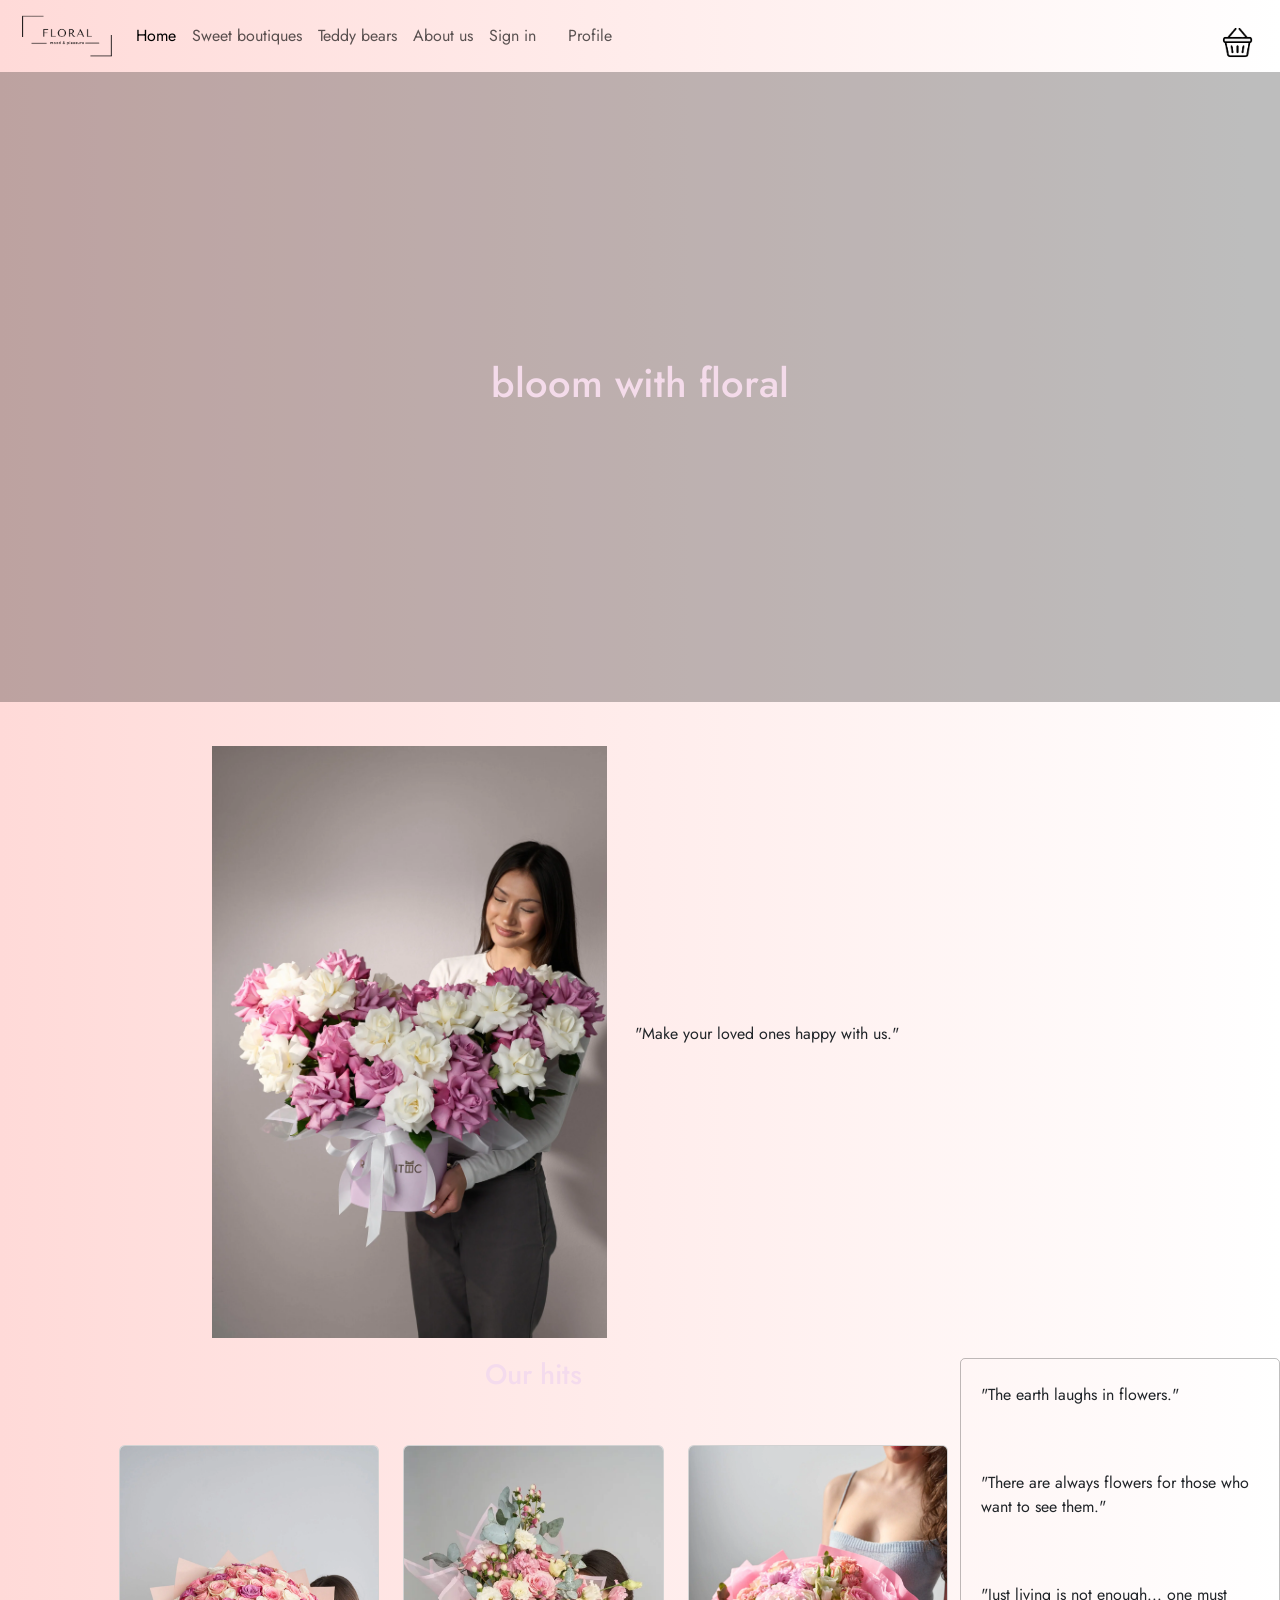
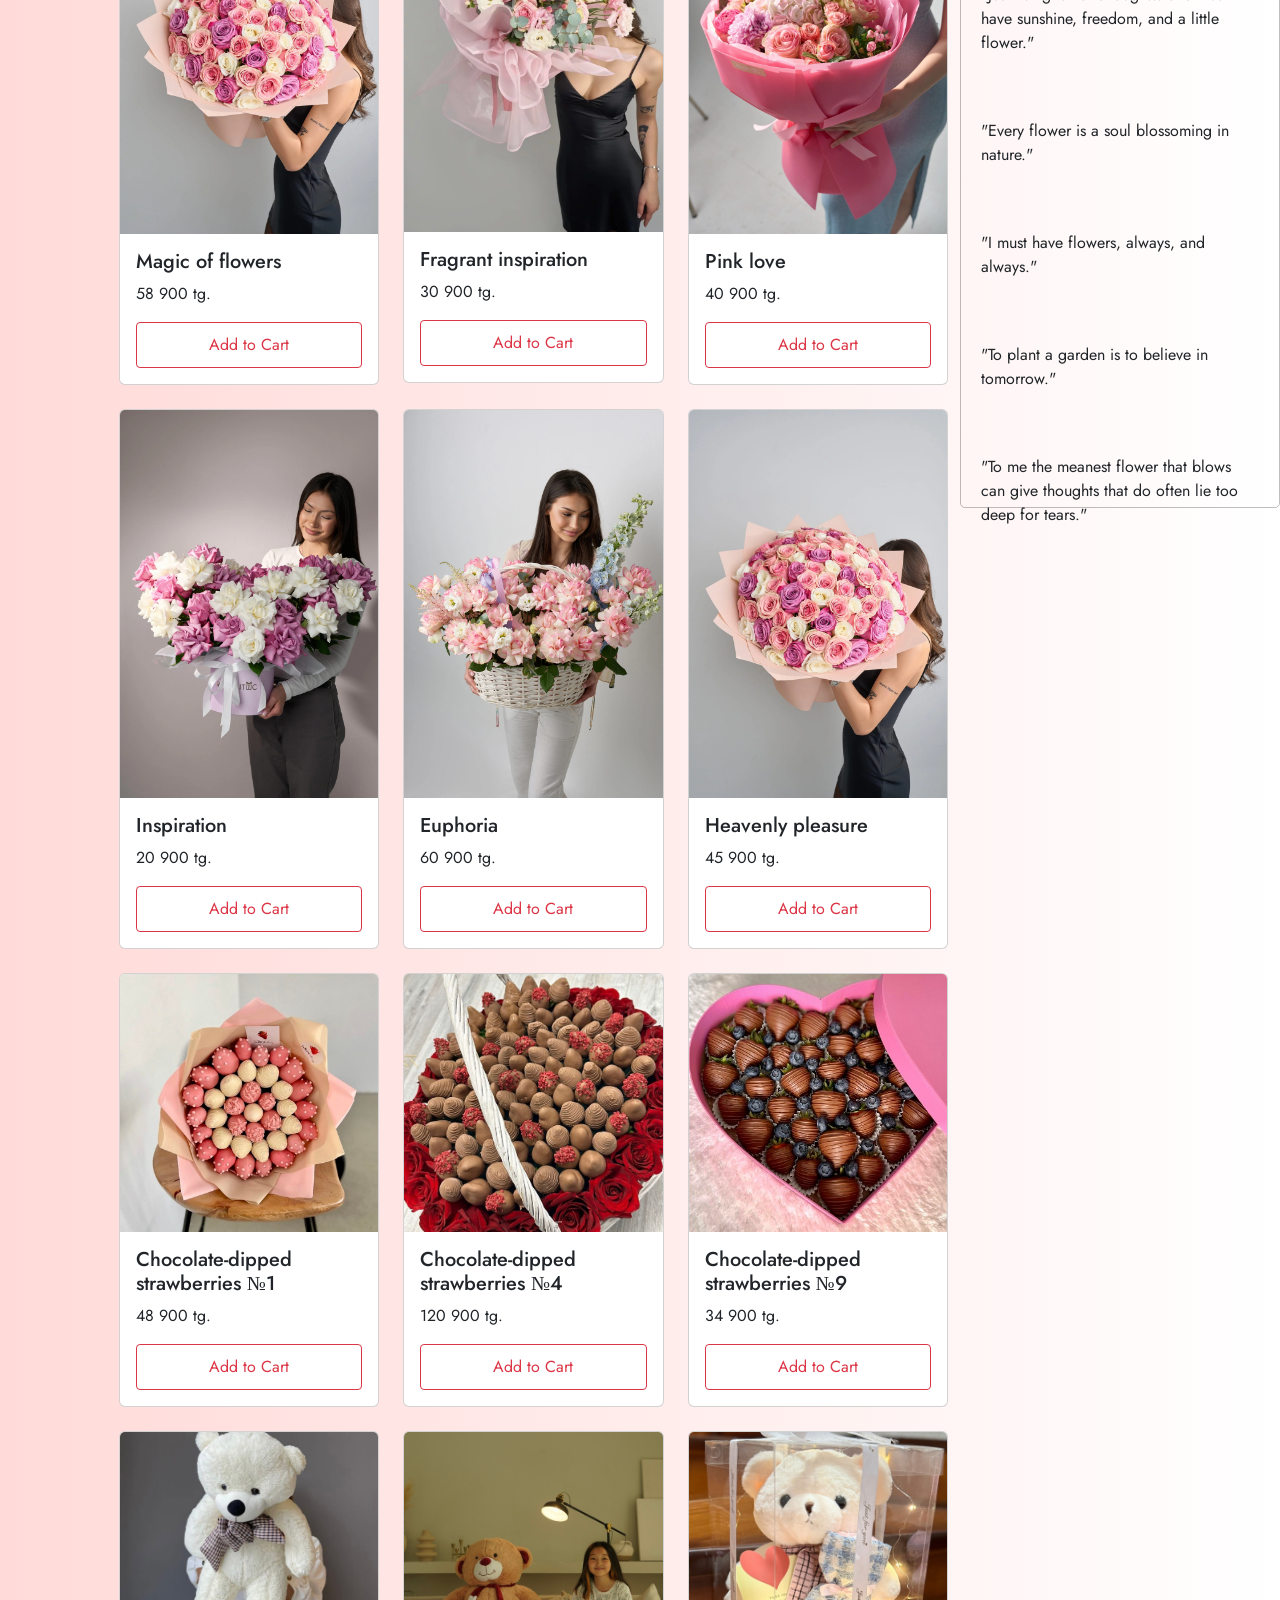
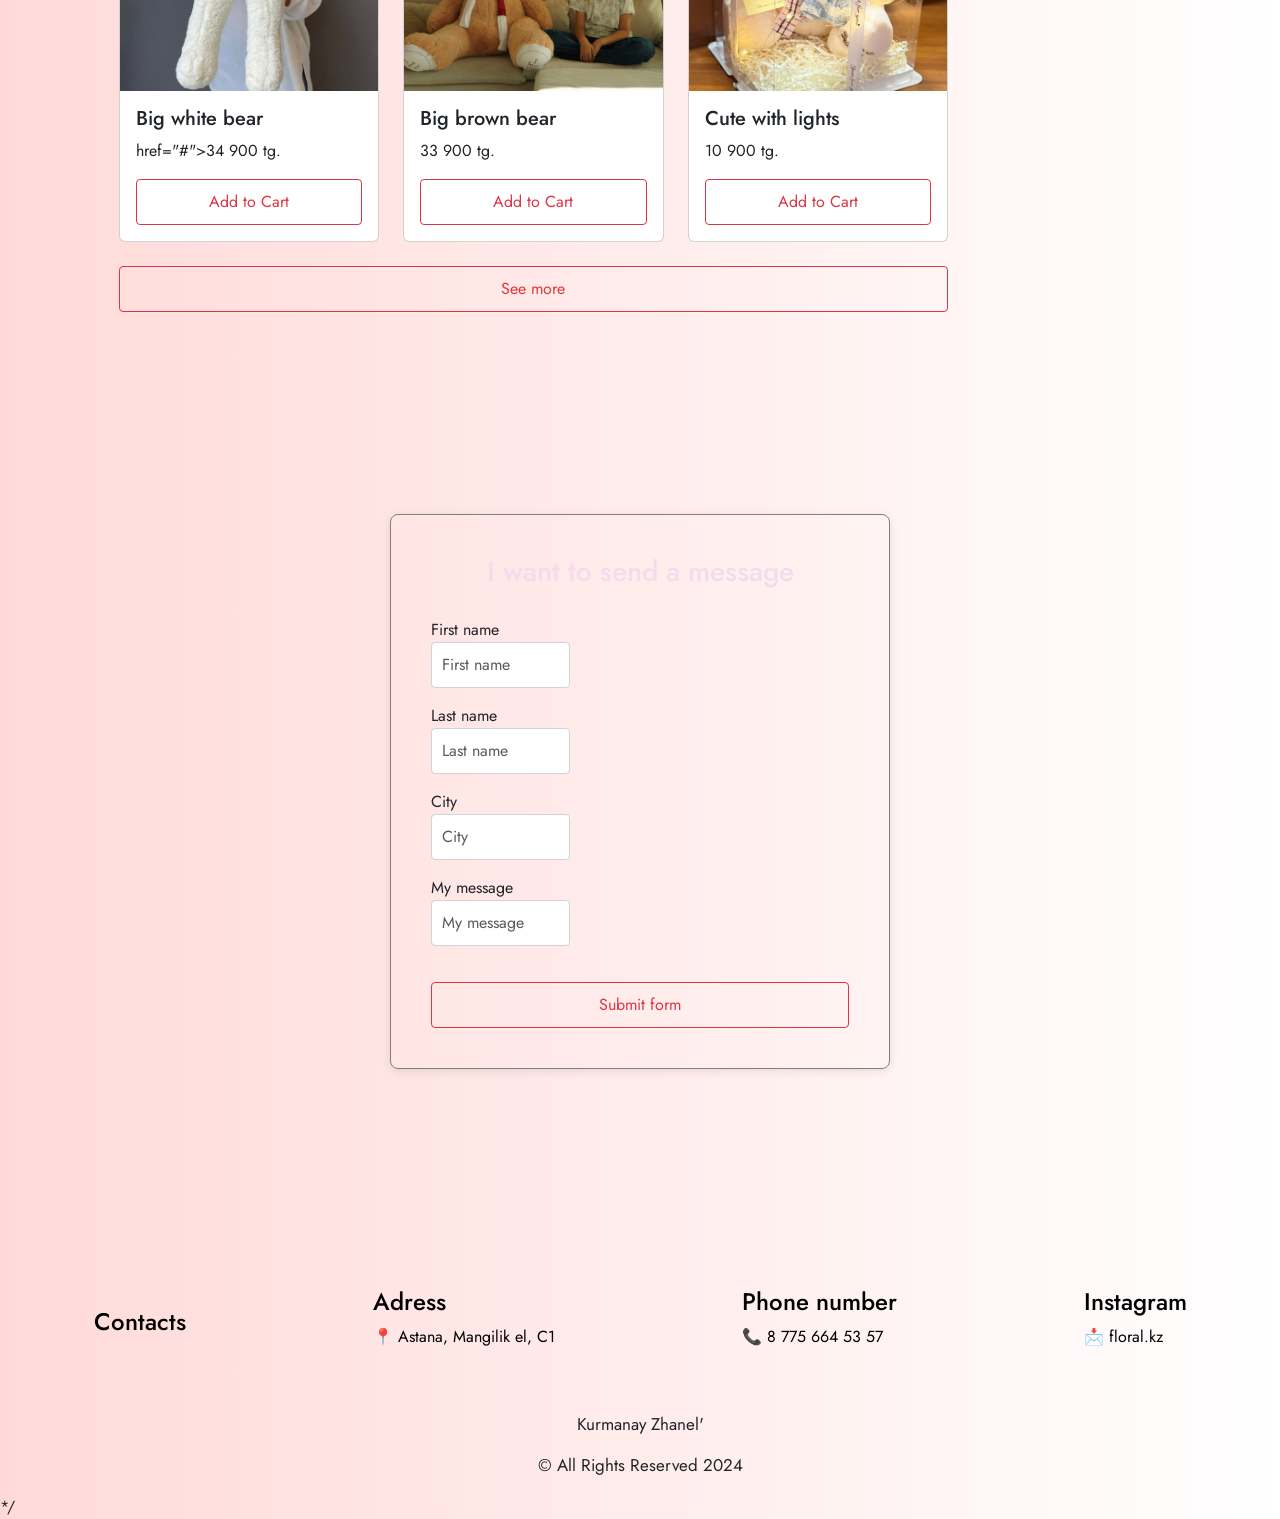
<file: ezyzip-5/user.html>
<!DOCTYPE html>
<html lang="en">

<head>
    <meta charset="UTF-8">
    <meta http-equiv="X-UA-Compatible" content="IE=edge">
    <meta name="viewport" content="width=device-width, initial-scale=1.0">
    <link href="https://cdn.jsdelivr.net/npm/bootstrap@5.2.3/dist/css/bootstrap.min.css" rel="stylesheet"
        integrity="sha384-rbsA2VBKQhggwzxH7pPCaAqO46MgnOM80zW1RWuH61DGLwZJEdK2Kadq2F9CUG65" crossorigin="anonymous">
    <link rel="stylesheet" href="source/styles/mycss.css">
    <link rel="stylesheet" href="source/styles/bgvideo.css">
    <link rel="apple-touch-icon" sizes="180x180" href="source/files/favicon_io/apple-touch-icon.png">
    <link rel="icon" type="image/png" sizes="32x32" href="source/files/favicon_io/favicon-32x32.png">
    <link rel="icon" type="image/png" sizes="16x16" href="source/files/favicon_io/favicon-16x16.png">
    <link rel="manifest" href="source/files/favicon_io/site.webmanifest">
    <title>FLORAL</title>
</head>

<body>
    <header>
        <nav class="navbar navbar-expand-lg bg-light">
            <div class="container-fluid">
                <a class="navbar-brand" href="index.html"><img src="source/images/flor.png" alt="..."></a>
                <button class="navbar-toggler" type="button" data-bs-toggle="collapse"
                    data-bs-target="#navbarNavAltMarkup" aria-controls="navbarNavAltMarkup" aria-expanded="false"
                    aria-label="Toggle navigation">
                    <span class="navbar-toggler-icon"></span>
                </button>
                <div class="collapse navbar-collapse" id="navbarNavAltMarkup">
                    <div class="navbar-nav">
                        <a class="nav-link active" aria-current="page" href="index.html">Home</a>
                        <a class="nav-link" href="pricing.html">Sweet boutiques</a>
                        <a class="nav-link" href="combos.html">Teddy bears</a>
                        <a class="nav-link" href="aboutus.html">About us</a>
                        <a class="nav-link" href="login.html">Sign in</a>
                        <a class="nav-link" href="basket.html"><img src="source/images/basket.png"  alt="..."  class="basket-icon"></a>
                        <a class="nav-link" href="profile.html">Profile</a>
                

                        
                    </div>
                </div>
            </div>
        </nav>
    </header>

    <section>
        
        <div class="bgvideo">
            <video src="source/files/floral.mp4" type="video/mp4" autoplay muted loop></video>
            <div class="effect"></div>
            <div class="video-text">
                <h1>bloom with floral</h1>
            </div>
        </div>



        
        <div class="container-fluid mt-4">
            <div class="row">
                <div class="row">
                    <div class="col-lg-4 col-md-4" style="margin-top: 20px; margin-left: 200px; margin-bottom: 20px;">
                        <img src="source/images/28071611.jpg" class="w-100" alt="">
                    </div>
                    <div class="col-lg-6 col-md-6 slide-text">
                        <p>"Make your loved ones happy with us."</p>
                    </div>
                </div>
                <div class="col-lg-1">
                </div>

                <div class="col-lg-8 col-md-12">
                    <h3 style="text-align: center; margin-top: 10 px;">Our hits</h3>
                    <div class="row">
                        <div class="col-lg-4 col-md-6 mt-4">
                            <div class="card">
                                <img src="source/images/12131295.jpg" class="card-img-top" alt="...">
                                <div class="card-body">
                                    <h5 class="card-title">Magic of flowers</h5>
                                    <p class="card-text">58 900 tg.</p>
                                    <button type="button" class="btn btn-outline-danger" onclick="addToCart(27,'Magic of flowers', 58900)" >Add to Cart </button>    
                                </div>
                            </div>
                        </div>
                        <div class="col-lg-4 col-md-6 mt-4">
                            <div class="card">
                                <img src="source/images/20549184.jpg" class="card-img-top" alt="...">
                                <div class="card-body">
                                    <h5 class="card-title">Fragrant inspiration</h5>
                                    <p class="card-text">30 900 tg.</p>
                                    <button type="button" class="btn btn-outline-danger" onclick="addToCart(28,'Fragrant inspiration', 30900)" >Add to Cart </button>    
                                </div>
                            </div>
                        </div>
                        <div class="col-lg-4 col-md-6 mt-4">
                            <div class="card">
                                <img src="source/images/24804206.jpg" class="card-img-top" alt="...">
                                <div class="card-body">
                                    <h5 class="card-title">Pink love</h5>
                                    <p class="card-text">40 900 tg.</p>
                                    <button type="button" class="btn btn-outline-danger" onclick="addToCart(29,'Pink love', 40900)" >Add to Cart </button>    
                                </div>
                            </div>
                        </div>
                        <div class="col-lg-4 col-md-6 mt-4">
                            <div class="card">
                                <img src="source/images/28071611.jpg" class="card-img-top" alt="...">
                                <div class="card-body">
                                    <h5 class="card-title">Inspiration</h5>
                                    <p class="card-text">20 900 tg.</p>
                                    <button type="button" class="btn btn-outline-danger" onclick="addToCart(30,'Inspiration', 20900)" >Add to Cart </button>    
                                </div>
                            </div>
                        </div>
                        <div class="col-lg-4 col-md-6 mt-4">
                            <div class="card">
                                <img src="source/images/99095295.jpg" class="card-img-top" alt="...">
                                <div class="card-body">
                                    <h5 class="card-title">Euphoria</h5>
                                    <p class="card-text">60 900 tg.</p>
                                    <button type="button" class="btn btn-outline-danger" onclick="addToCart(31,'Euphoria', 60900)" >Add to Cart </button>    
                                </div>
                            </div>
                        </div>
                        <div class="col-lg-4 col-md-6 mt-4">
                            <div class="card">
                                <img src="source/images/12131295.jpg" class="card-img-top" alt="...">
                                <div class="card-body">
                                    <h5 class="card-title">Heavenly pleasure</h5>
                                    <p class="card-text">45 900 tg.</p>
                                    <button type="button" class="btn btn-outline-danger" onclick="addToCart(32,'Heavenly pleasure', 45900)" >Add to Cart </button>    
                                </div>
                            </div>
                        </div>
                        <div class="col-lg-4 col-md-6 mt-4">
                            <div class="card">
                              <img src="source/images/img_1428-1 2.jpg" class="card-img-top" alt="...">
                              <div class="card-body">
                                <h5 class="card-title">Chocolate-dipped strawberries №1</h5>
                                <p class="card-text">48 900 tg.</p>
                                <button type="button" class="btn btn-outline-danger" onclick="addToCart(33,'Chocolate-dipped strawberries №1', 48900)" >Add to Cart </button>    
                                </div>
                            </div>
                          </div>
                          <div class="col-lg-4 col-md-6 mt-4">
                            <div class="card">
                              <img src="source/images/2629d3c4-e29a-442c-906c-af0c2714b197 2.jpg" class="card-img-top" alt="...">
                              <div class="card-body">
                                <h5 class="card-title">Chocolate-dipped strawberries №4</h5>
                                <p class="card-text">120 900 tg.</p>
                                <button type="button" class="btn btn-outline-danger" onclick="addToCart(34,'Chocolate-dipped strawberries №4', 120900)" >Add to Cart </button>    
                               </div>
                            </div>
                          </div>
                          <div class="col-lg-4 col-md-6 mt-4">
                            <div class="card">
                              <img src="source/images/img_1424-1 2.jpg" class="card-img-top" alt="...">
                              <div class="card-body">
                                <h5 class="card-title">Chocolate-dipped strawberries №9</h5>
                                <p class="card-text">34 900 tg.</p>
                                <button type="button" class="btn btn-outline-danger" onclick="addToCart(35,'Chocolate-dipped strawberries №9', 34900)" >Add to Cart </button>    
                              </div>
                            </div>
                          </div>
                          <div class="col-lg-4 col-md-6 mt-4">
                            <div class="card">
                              <img src="source/images/IMG_2944.jpg" class="card-img-top" alt="...">
                              <div class="card-body">
                                <h5 class="card-title">Big white bear</h5>
                                <p class="card-text">href="#">34 900 tg.</p>
                                <button type="button" class="btn btn-outline-danger" onclick="addToCart(36,'Big white bear', 34900)" >Add to Cart </button>    
                              </div>
                            </div>
                          </div>
                          <div class="col-lg-4 col-md-6 mt-4">
                            <div class="card">
                              <img src="source/images/IMG_2943.jpg" class="card-img-top" alt="...">
                              <div class="card-body">
                                <h5 class="card-title">Big brown bear</h5>
                                <p class="card-text">33 900 tg.</p>
                                <button type="button" class="btn btn-outline-danger" onclick="addToCart(27,'Magic of flowers', 58900)" >Add to Cart </button>    
                              </div>
                            </div>
                          </div>
                          <div class="col-lg-4 col-md-6 mt-4">
                            <div class="card">
                              <img src="source/images/IMG_2948.jpg" class="card-img-top" alt="...">
                              <div class="card-body">
                                <h5 class="card-title">Cute with lights</h5>
                                <p class="card-text">10 900 tg.</p>
                                <button type="button" class="btn btn-outline-danger" onclick="addToCart(27,'Magic of flowers', 58900)" >Add to Cart </button>    
                              </div>
                            </div>
                          </div>
                        <div class="col-lg-12 col-md-12 text-center mt-4">
                            <button type="button" class="btn btn-outline-danger"> <a href="pricing.html" style="text-decoration: none; color:rgb(224, 56, 56);">See more</a></button>
                          </div>
                    </div>
                </div>

                <div class="quotation col-lg-3 col-md-12">
                    <div class="row px-2">
                        <div class="col-lg-12 sidebar my-4">
                            <p>"The earth laughs in flowers."</p>
                        </div>
                        <div class="col-lg-12 sidebar my-4">
                            <p>"There are always flowers for those who want to see them."</p>
                        </div>
                        <div class="col-lg-12 sidebar my-4">
                            <p>"Just living is not enough... one must have sunshine, freedom, and a little flower."</p>
                        </div>
                        <div class="col-lg-12 sidebar my-4">
                            <p>"Every flower is a soul blossoming in nature."</p>
                        </div>
                        <div class="col-lg-12 sidebar my-4">
                            <p>"I must have flowers, always, and always."</p>
                        </div>
                        <div class="col-lg-12 sidebar my-4">
                            <p>"To plant a garden is to believe in tomorrow."</p>
                        </div>
                        <div class="col-lg-12 sidebar my-4">
                            <p>"To me the meanest flower that blows can give thoughts that do often lie too deep for tears."</p>
                        </div>
                    </div>
                </div>

            </div>


        </div>
    </section>
    
    <script>
        const currentUser = JSON.parse(localStorage.getItem('currentUser'));     /*Singleton */
        if (currentUser) {
            document.getElementById('userData').innerHTML = `     /* Template Method Pattern */
                <h3>Your data:</h3>
                <p>Имя: ${currentUser.firstName}</p>
                <p>Name: ${currentUser.lastName}</p>
                <p>Email: ${currentUser.email}</p>
                <p>Role: ${currentUser.role}</p>
                <a href="profile.html">Go to Profile</a>
            `;
        } else {
            document.getElementById('userData').innerHTML = '<p>Please log in.</p>';
        }
    </script>

    <footer>
        <div class="centered-form">
            <div class="form-container">
                <h3 style="text-align: center;">I want to send a message</h3>
                <form class="needs-validation" novalidate>
                    <div class="form-row">
                        <div class="col-md-4 mb-3">
                            <label for="validationCustom01">First name</label>
                            <input type="text" class="form-control" id="validationCustom01" placeholder="First name" value="" required>
                            <div class="valid-feedback">
                                Looks good!
                            </div>
                        </div>
                        <div class="col-md-4 mb-3">
                            <label for="validationCustom02">Last name</label>
                            <input type="text" class="form-control" id="validationCustom02" placeholder="Last name" value="" required>
                            <div class="valid-feedback">
                                Looks good!
                            </div>
                        </div>
                    </div>
                    <div class="form-row">
                        <div class="col-md-4 mb-3">
                            <label for="validationCustom03">City</label>
                            <input type="text" class="form-control" id="validationCustom03" placeholder="City" required>
                            <div class="invalid-feedback">
                                Please provide a valid city.
                            </div>
                        </div>
                        <div class="col-md-4 mb-3">
                            <label for="validationCustom04">My message</label>
                            <input type="text" class="form-control" id="validationCustom04" placeholder="My message" value="" required>
                            <div class="valid-feedback">
                                Looks good!
                            </div>
                        </div>
                    </div>
                    <button class="btn btn-outline-danger" type="submit" style="margin-top: 20px;">Submit form</button>
                </form>
            </div>
        </div>

        <div class="footer">
            <div class="text">
                <h4>Contacts</h4>
            </div>
            <div class="text">
                <h4>Adress</h4>
                <p>📍 Astana, Mangilik el, C1</p>
            </div>
            <div class="text">
                <h4>Phone number</h4>
                <p>📞 8 775 664 53 57</p>
            </div>
            <div class="text">
                <h4>Instagram</h4>
                <p>📩 floral.kz</p>
            </div>
        </div>
        
        <div class="texts">
            <p>Kurmanay Zhanel'</p>
            <p>© All Rights Reserved 2024</p>
        </div>
    </footer>
  


    <script src="index.ls"> </script>



</body>

</html> */
</file>
<file: ezyzip-5/source/styles/mycss.css>
@import url('https://fonts.googleapis.com/css?family=Jost&display=swap');

body{
    font-family: Jost, serif;
    background: linear-gradient(90deg, #ffdad8 0%, #ffffff 100%);
}

.navbar{
	background: linear-gradient(90deg, #ffdad8 0%, #ffffff 100%);
}

.navbar-brand img{
    width: 90px
}


.navbar {
    position: relative; 
    padding: 10px;
}

.basket-icon {
    position: absolute; 
    right: 20px; 
    top: 20px;
    width: 45px !important; 
    height: auto; 
}


.sideber{
    color: black;
    background: linear-gradient(90deg, #f16e67 0%, #ffffff 100%);

}

.card{
    background: white;
}

.card a{
    text-decoration: none;
    color:rgb(224, 56, 56)
}
.slide-text, 
.footer-text{
    margin: auto auto;
}

.quotation{
	height: 750px;
	border: solid 1px;
	border-radius: 5px;
	border-color: rgba(0, 0, 0, 0.253);
}

footer{
    background: linear-gradient(90deg, #ffdad8 0%, #ffffff 100%);

}

.media-links{
    display: flex;
    justify-content: center;
    align-items: center;
}

.call-anim{
    animation: myAnim 2s ease 0s infinite normal forwards;
}

footer{
    margin-top: 30px;
}

.footer {
    background: linear-gradient(90deg, #ffdad8 0%, #ffffff 100%);
    color: #000000;
    margin-top: 10px;
    display: flex;
    justify-content: space-around;
    align-items: center;
    height: 150px;
}

.form-container {
    width: 50%; 
    margin: 0 auto;
    padding: 20px; 
    background: transparent;
    border-radius: 10px;
    border: 1px solid gray;
}


.texts{
    margin-top: 10px;
    text-align: center;
    font-size: 17px;
}



.centered-form {
    display: flex;
    justify-content: center;
    align-items: center;
    height: 100vh; 
    background: linear-gradient(90deg, #ffdad8 0%, #ffffff 100%);
}

.form-container {
    padding: 40px;
    border-radius: 8px; 
    box-shadow: 0 2px 10px rgba(0, 0, 0, 0.1); 
    width: 90%; 
    max-width: 500px; 
}


h3 {
    margin-bottom: 30px; 
    font-family: Jost, serif;
    color: #f4dbed; 
}


.form-control {
    border: 1px solid #ced4da; 
    border-radius: 4px;
    padding: 10px; 
    font-size: 16px; 
    transition: border-color 0.3s; 
}

.form-control:focus {
    border-color: #007bff; 
    box-shadow: 0 0 0 0.2rem rgba(0, 123, 255, 0.25); 
}


.btn {
    width: 100%; 
    padding: 10px; 
    font-size: 16px; 
    border-radius: 4px; 
}

.btn-outline-success {
    border-color: #28a745; 
    color: #28a745; 
}

.btn-outline-success:hover {
    background-color: #28a745; 
    color: white; 
}

.btn-outline-primary {
    border-color: #007bff; 
    color: #007bff; 
}

.centered-logout {
    display: flex;
    justify-content: center;
    align-items: center;
}
</file>
<file: ezyzip-5/source/styles/bgvideo.css>
.bgvideo{
    height: 70vh;
    width: 100%;
    position: relative;
    display: flex;
    justify-content: center;
    align-items: center;
}

.bgvideo video{
    height: 70vh;
    width: 100%;
    position: absolute;
    top: 0;
    left: 0;
    object-fit: cover;
    z-index: 1;
}

.effect{
    height: 70vh;
    width: 100%;
    position: absolute;
    top: 0;
    left: 0;
    object-fit: cover;
    z-index: 2;
    background-color: rgba(0, 0, 0, 0.257);
}

.video-text{
    z-index: 2;
    color: rgb(244, 219, 234);
}

.img_sweet{
    height: 70vh;
    width: 100%;
    position: relative;
    display: flex;
    justify-content: center;
    align-items: center;
}

.img_sweet img{
    height: 70vh;
    width: 100%;
    position: absolute;
    top: 0;
    left: 0;
    object-fit: cover;
    z-index: 1;
}

.effect{
    height: 70vh;
    width: 100%;
    position: absolute;
    top: 0;
    left: 0;
    object-fit: cover;
    z-index: 2;
    background-color: rgba(0, 0, 0, 0.257);
}

.img-text{
    z-index: 2;
    color: rgb(245, 230, 239);
}
</file>
